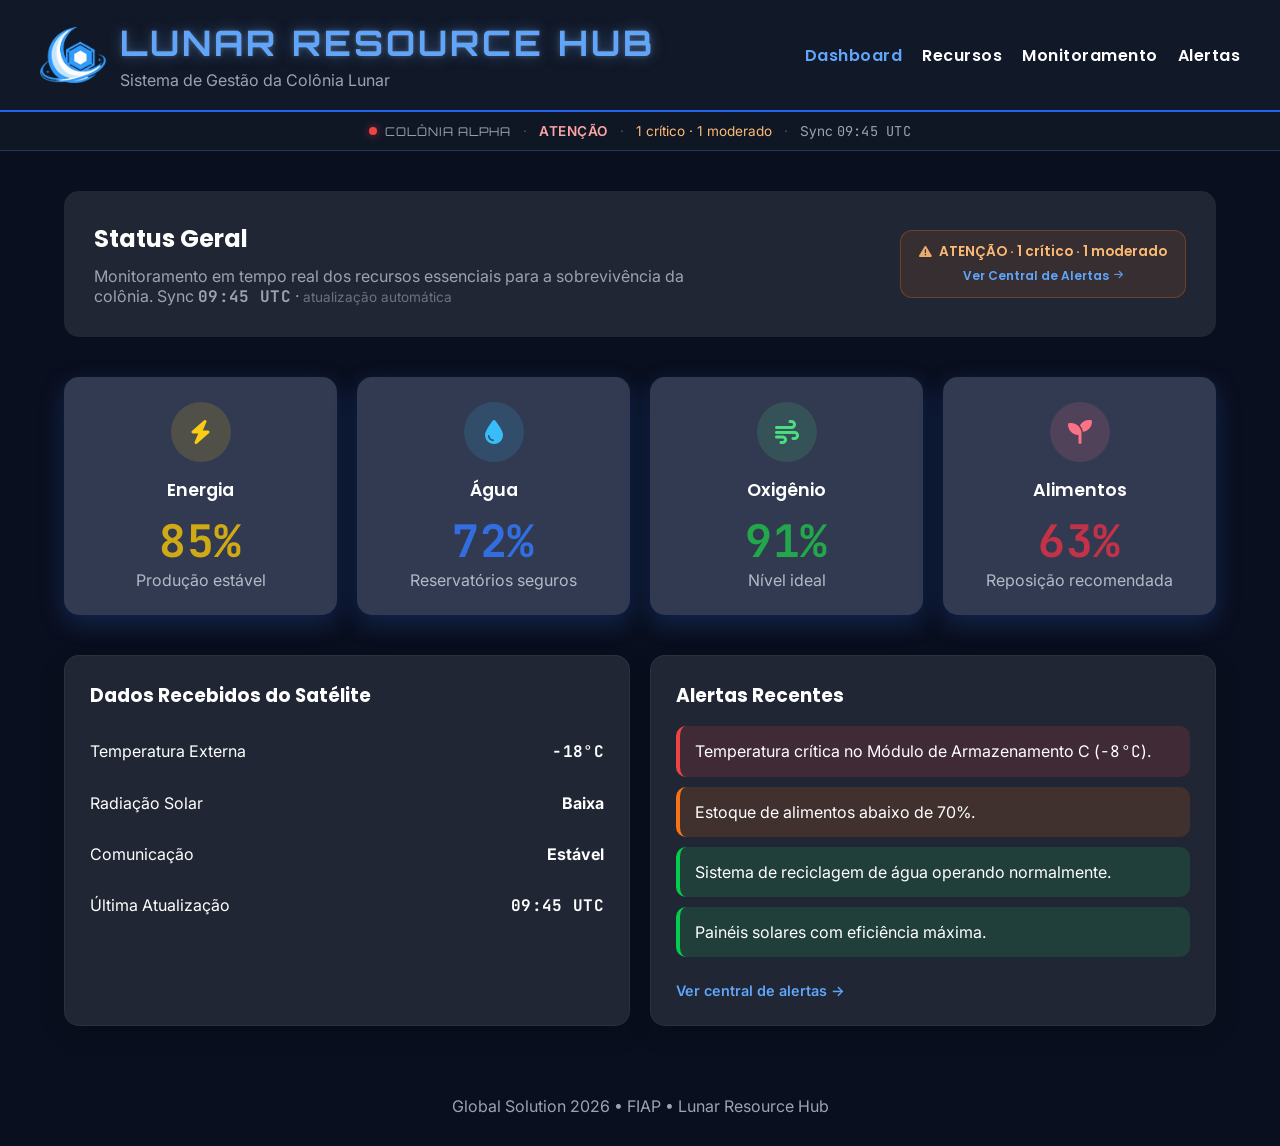
<file: index.html>
<!DOCTYPE html>
<html lang="pt-BR">
<head>
    <meta charset="UTF-8">
    <meta name="viewport" content="width=device-width, initial-scale=1.0">
    <title>Lunar Resource Hub</title>

    <link rel="stylesheet" href="style.css">

    <link rel="stylesheet" href="https://cdnjs.cloudflare.com/ajax/libs/font-awesome/6.7.2/css/all.min.css">

    <link rel="preconnect" href="https://fonts.googleapis.com">
    <link rel="preconnect" href="https://fonts.gstatic.com" crossorigin>

    <link rel="icon" href="images/logo-icon.png" type="image/png">

    <link href="https://fonts.googleapis.com/css2?family=Inter:wght@400;500;600&family=JetBrains+Mono:wght@400;500;600&family=Orbitron:wght@600;700&family=Poppins:wght@500;600;700&display=swap" rel="stylesheet">
</head>
<body>

    <header>
        <div class="logo">
            <a href="index.html" class="logo__link" aria-label="Lunar Resource Hub — ir para o Dashboard">
                <img src="images/logo-icon.png" alt="" class="logo__img" width="56" height="56" aria-hidden="true">
            </a>
            <div class="logo__text">
                <h1>Lunar Resource Hub</h1>
                <p>Sistema de Gestão da Colônia Lunar</p>
            </div>
        </div>

        <nav aria-label="Navegação principal">
            <ul>
                <li><a href="index.html" class="active" aria-current="page">Dashboard</a></li>
                <li><a href="recursos.html">Recursos</a></li>
                <li><a href="monitoramento.html">Monitoramento</a></li>
                <li><a href="alertas.html">Alertas</a></li>
            </ul>
        </nav>
    </header>

    <div class="status-bar" role="status" aria-live="polite">
        <div class="status-bar__cluster">
            <span class="status-bar__pulse status-bar__pulse--critical" aria-hidden="true"></span>
            <span class="status-bar__label">Colônia Alpha</span>
        </div>
        <span class="status-bar__divider" aria-hidden="true">·</span>
        <span class="status-bar__state status-bar__state--critical">ATENÇÃO</span>
        <span class="status-bar__divider" aria-hidden="true">·</span>
        <span class="status-bar__count">1 crítico · 1 moderado</span>
        <span class="status-bar__divider" aria-hidden="true">·</span>
        <span class="status-bar__sync">Sync <time class="telemetry" datetime="2026-06-04T09:45:00Z">09:45 UTC</time></span>
    </div>

    <main class="container">

        <section class="hero">
            <div>
                <h2>Status Geral</h2>
                <p>
                    Monitoramento em tempo real dos recursos essenciais para a sobrevivência da colônia. Sync <strong class="telemetry">09:45 UTC</strong> · <span class="sync-live">atualização automática</span>
                </p>
            </div>

            <a href="alertas.html#alertas-criticos" class="hero-alert-cta hero-alert-cta--warning" aria-label="Colônia em atenção — 1 alerta crítico e 1 moderado — ir para a Central de Alertas">
                <span class="hero-alert-cta__label"><i class="fa-solid fa-triangle-exclamation" aria-hidden="true"></i> ATENÇÃO · 1 crítico · 1 moderado</span>
                <span class="hero-alert-cta__hint">Ver Central de Alertas <i class="fa-solid fa-arrow-right" aria-hidden="true"></i></span>
            </a>
        </section>

        <section class="cards">

    <div class="card">
        <span class="icon energia-icon">
            <i class="fa-solid fa-bolt"></i>
        </span>
        <h3>Energia</h3>
        <div class="value energia telemetry">85%</div>
        <p>Produção estável</p>
    </div>

    <div class="card">
        <span class="icon agua-icon">
            <i class="fa-solid fa-droplet"></i>
        </span>
        <h3>Água</h3>
        <div class="value agua telemetry">72%</div>
        <p>Reservatórios seguros</p>
    </div>

    <div class="card">
        <span class="icon oxigenio-icon">
            <i class="fa-solid fa-wind"></i>
        </span>
        <h3>Oxigênio</h3>
        <div class="value oxigenio telemetry">91%</div>
        <p>Nível ideal</p>
    </div>

    <div class="card">
        <span class="icon alimento-icon">
            <i class="fa-solid fa-seedling"></i>
        </span>
        <h3>Alimentos</h3>
        <div class="value alimentos telemetry">63%</div>
        <p>Reposição recomendada</p>
    </div>

</section>

        <section class="overview">

            <div class="panel">
                <h3>Dados Recebidos do Satélite</h3>

                <div class="info-item">
                    <span>Temperatura Externa</span>
                    <strong class="telemetry">-18°C</strong>
                </div>

                <div class="info-item">
                    <span>Radiação Solar</span>
                    <strong>Baixa</strong>
                </div>

                <div class="info-item">
                    <span>Comunicação</span>
                    <strong>Estável</strong>
                </div>

                <div class="info-item">
                    <span>Última Atualização</span>
                    <strong class="telemetry">09:45 UTC</strong>
                </div>
            </div>

            <div class="panel">
                <h3>Alertas Recentes</h3>

                <a href="alertas.html#alertas-criticos" class="alert critical">
                    Temperatura crítica no Módulo de Armazenamento C (<span class="telemetry">-8°C</span>).
                </a>

                <a href="alertas.html#alertas-moderados" class="alert warning">
                    Estoque de alimentos abaixo de 70%.
                </a>

                <a href="alertas.html#alertas-informativos" class="alert normal">
                    Sistema de reciclagem de água operando normalmente.
                </a>

                <a href="alertas.html#alertas-informativos" class="alert normal">
                    Painéis solares com eficiência máxima.
                </a>

                <a href="alertas.html" class="panel-link">Ver central de alertas →</a>
            </div>

        </section>

    </main>

    <footer>
        <p>Global Solution 2026 • FIAP • Lunar Resource Hub</p>
    </footer>

</body>
</html>
</file>
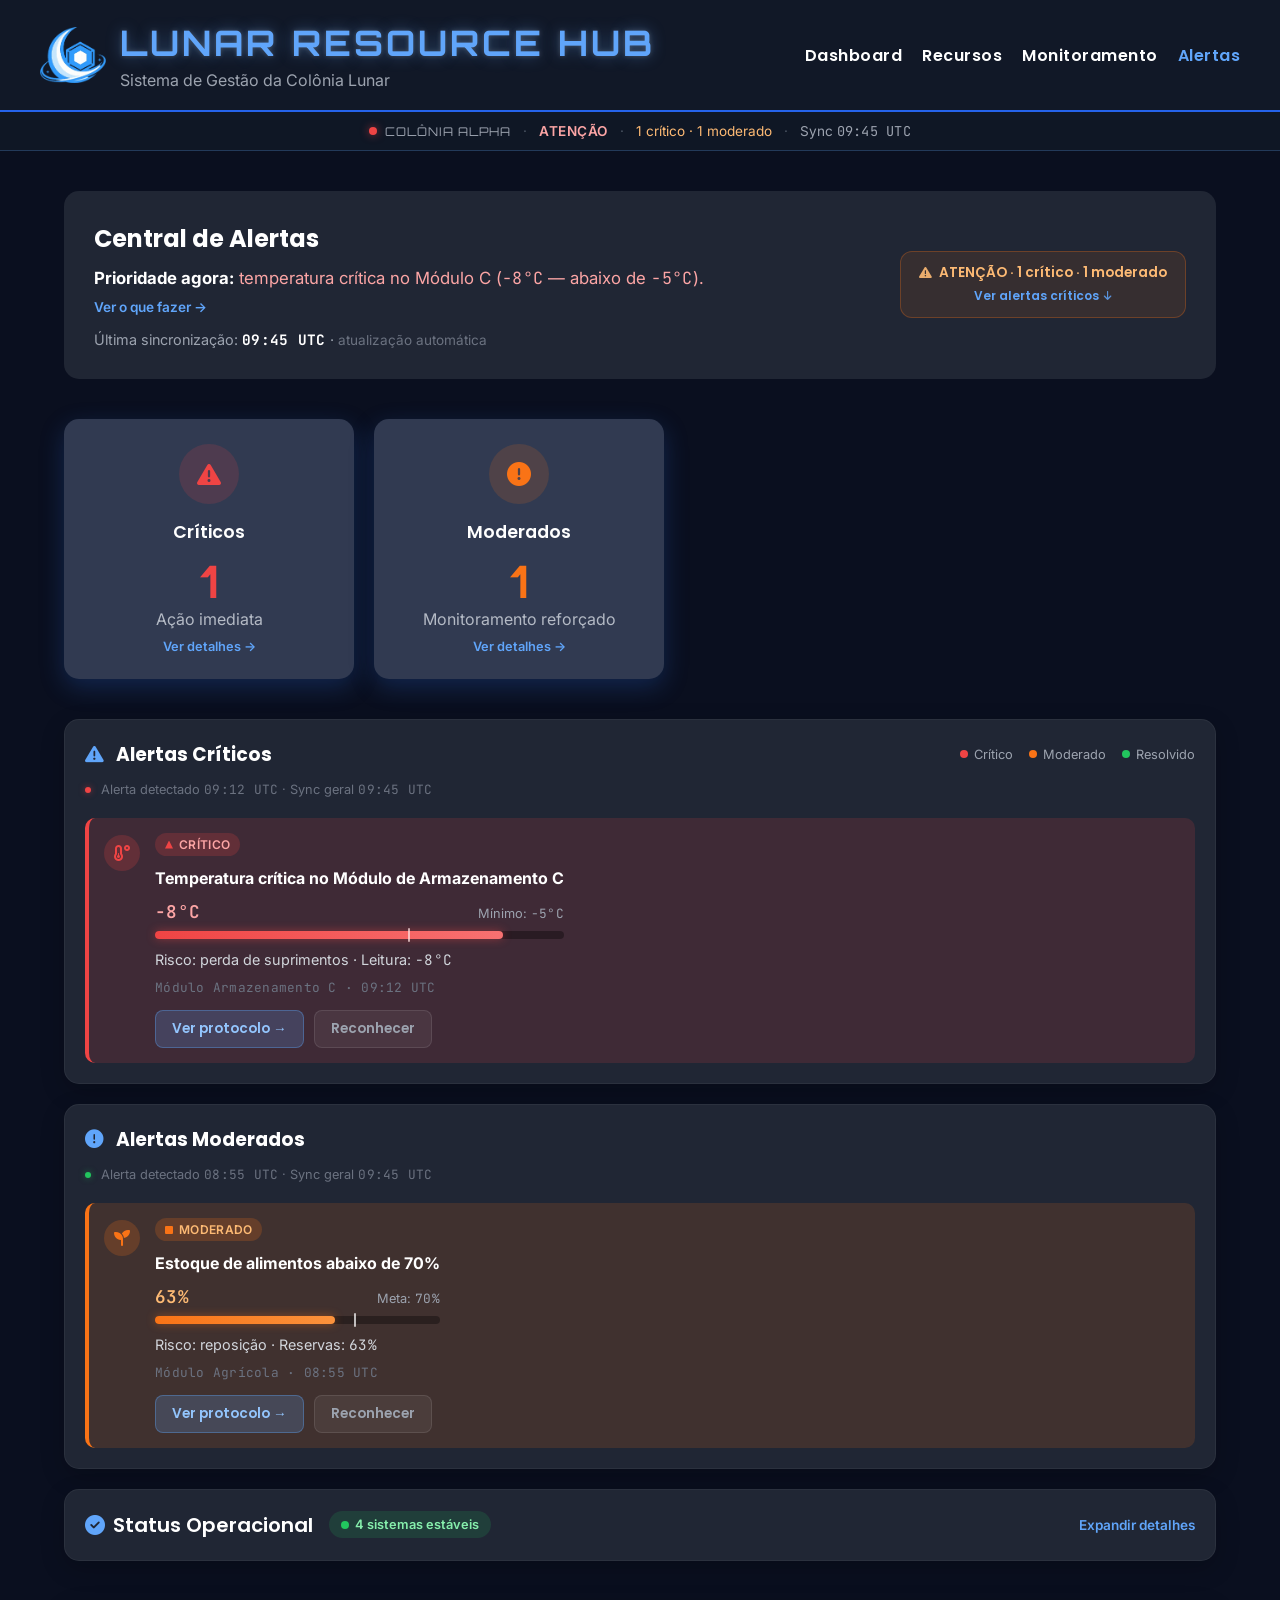
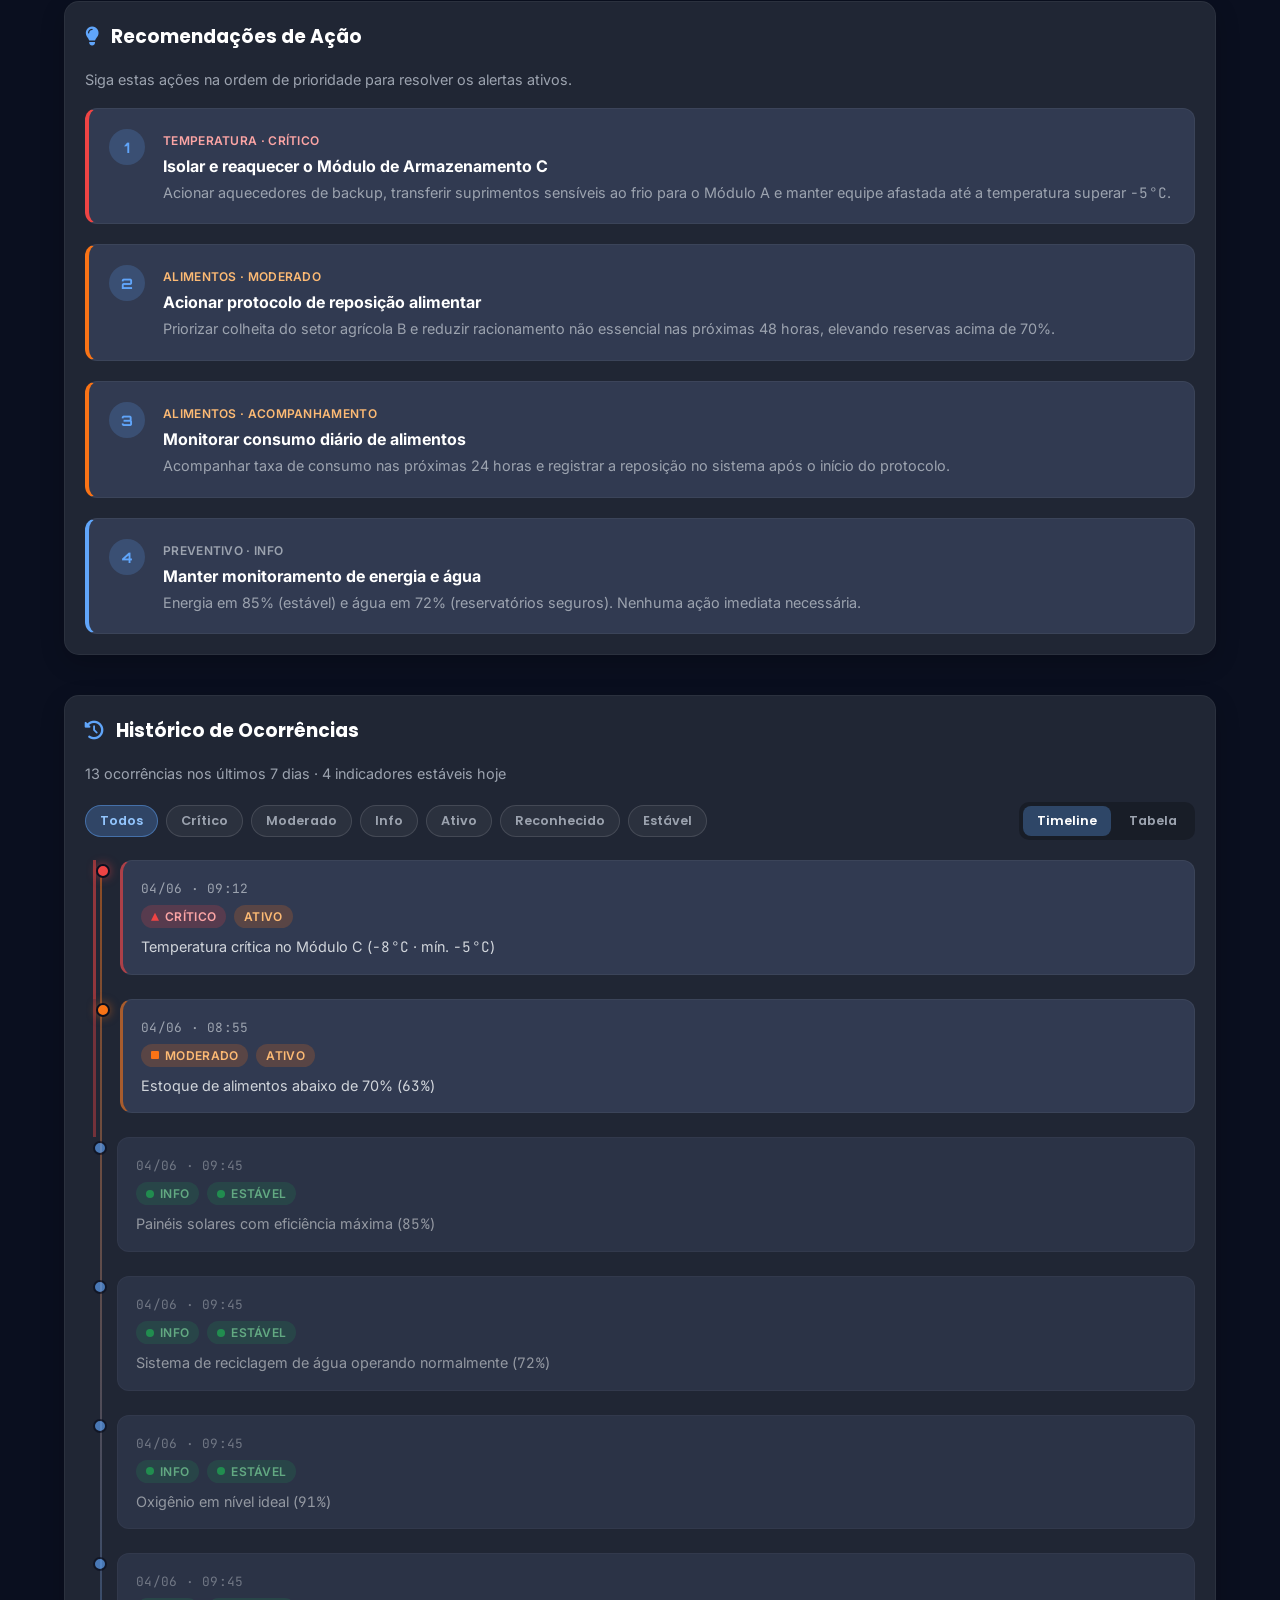
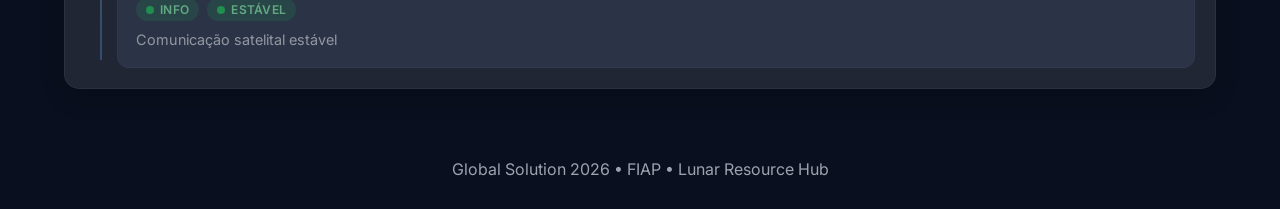
<file: alertas.html>
<!DOCTYPE html>
<html lang="pt-BR">
<head>
    <meta charset="UTF-8">
    <meta name="viewport" content="width=device-width, initial-scale=1.0">
    <title>Central de Alertas | Lunar Resource Hub</title>

    <link rel="stylesheet" href="style.css">

    <link rel="stylesheet" href="https://cdnjs.cloudflare.com/ajax/libs/font-awesome/6.7.2/css/all.min.css">

    <link rel="preconnect" href="https://fonts.googleapis.com">
    <link rel="preconnect" href="https://fonts.gstatic.com" crossorigin>

    <link rel="icon" href="images/logo-icon.png" type="image/png">

    <link href="https://fonts.googleapis.com/css2?family=Inter:wght@400;500;600&family=JetBrains+Mono:wght@400;500;600&family=Orbitron:wght@600;700&family=Poppins:wght@500;600;700&display=swap" rel="stylesheet">
</head>
<body>

    <header>
        <div class="logo">
            <a href="index.html" class="logo__link" aria-label="Lunar Resource Hub — ir para o Dashboard">
                <img src="images/logo-icon.png" alt="" class="logo__img" width="56" height="56" aria-hidden="true">
            </a>
            <div class="logo__text">
                <h1>Lunar Resource Hub</h1>
                <p>Sistema de Gestão da Colônia Lunar</p>
            </div>
        </div>

        <nav aria-label="Navegação principal">
            <ul>
                <li><a href="index.html">Dashboard</a></li>
                <li><a href="recursos.html">Recursos</a></li>
                <li><a href="monitoramento.html">Monitoramento</a></li>
                <li><a href="alertas.html" class="active" aria-current="page">Alertas</a></li>
            </ul>
        </nav>
    </header>

    <div class="status-bar" role="status" aria-live="polite">
        <div class="status-bar__cluster">
            <span class="status-bar__pulse status-bar__pulse--critical" aria-hidden="true"></span>
            <span class="status-bar__label">Colônia Alpha</span>
        </div>
        <span class="status-bar__divider" aria-hidden="true">·</span>
        <span class="status-bar__state status-bar__state--critical">ATENÇÃO</span>
        <span class="status-bar__divider" aria-hidden="true">·</span>
        <span class="status-bar__count">1 crítico · 1 moderado</span>
        <span class="status-bar__divider" aria-hidden="true">·</span>
        <span class="status-bar__sync">Sync <time class="telemetry" datetime="2026-06-04T09:45:00Z">09:45 UTC</time></span>
    </div>

    <main class="container">

        <section class="hero">
            <div>
                <h2>Central de Alertas</h2>
                <a href="#recomendacoes-criticas" class="hero-priority hero-priority--critical">
                    <strong>Prioridade agora:</strong> temperatura crítica no Módulo C (<span class="telemetry">-8°C</span> — abaixo de <span class="telemetry">-5°C</span>).
                    <span class="hero-priority__hint">Ver o que fazer →</span>
                </a>
                <p class="hero-meta">Última sincronização: <strong class="telemetry">09:45 UTC</strong> · <span class="sync-live">atualização automática</span></p>
            </div>

            <a href="#alertas-criticos" class="hero-alert-cta hero-alert-cta--warning" aria-label="Colônia em atenção — 1 alerta crítico e 1 moderado — ir para alertas críticos">
                <span class="hero-alert-cta__label"><i class="fa-solid fa-triangle-exclamation" aria-hidden="true"></i> ATENÇÃO · 1 crítico · 1 moderado</span>
                <span class="hero-alert-cta__hint">Ver alertas críticos <i class="fa-solid fa-arrow-down" aria-hidden="true"></i></span>
            </a>
        </section>

        <section class="cards cards--summary" aria-label="Resumo de alertas ativos">
            <a href="#alertas-criticos" class="card card--link" aria-label="Ver alertas críticos">
                <span class="icon critico-icon">
                    <i class="fa-solid fa-triangle-exclamation" aria-hidden="true"></i>
                </span>
                <h3>Críticos</h3>
                <div class="value critico">1</div>
                <p>Ação imediata</p>
                <span class="card__hint">Ver detalhes →</span>
            </a>

            <a href="#alertas-moderados" class="card card--link" aria-label="Ver alertas moderados">
                <span class="icon moderado-icon">
                    <i class="fa-solid fa-exclamation-circle" aria-hidden="true"></i>
                </span>
                <h3>Moderados</h3>
                <div class="value moderado">1</div>
                <p>Monitoramento reforçado</p>
                <span class="card__hint">Ver detalhes →</span>
            </a>
        </section>

        <div class="alertas-stack">

            <section class="panel panel--full" id="alertas-criticos" role="region" aria-labelledby="alertas-criticos-titulo">
                <div class="panel-header">
                    <h3 id="alertas-criticos-titulo"><i class="fa-solid fa-triangle-exclamation" aria-hidden="true"></i> Alertas Críticos</h3>
                    <ul class="alertas-legend" aria-label="Legenda de severidade">
                        <li><span class="legend-dot legend-dot--critical"></span> Crítico</li>
                        <li><span class="legend-dot legend-dot--moderate"></span> Moderado</li>
                        <li><span class="legend-dot legend-dot--resolved"></span> Resolvido</li>
                    </ul>
                </div>

                <p class="panel-sync"><span class="sync-dot sync-dot--critical" aria-hidden="true"></span> Alerta detectado <time class="telemetry" datetime="2026-06-04T09:12:00Z">09:12 UTC</time> · Sync geral <time class="telemetry" datetime="2026-06-04T09:45:00Z">09:45 UTC</time></p>

                <div class="alert critical alert-item">
                    <span class="alert-item__icon" aria-hidden="true">
                        <i class="fa-solid fa-temperature-low"></i>
                    </span>
                    <div class="alert-item__content">
                        <span class="badge badge-critical">
                            <span class="severity-shape severity-shape--critical" aria-hidden="true"></span>
                            Crítico
                        </span>
                        <strong>Temperatura crítica no Módulo de Armazenamento C</strong>

                        <div class="alert-level-meter alert-level-meter--critical" role="meter" aria-valuenow="8" aria-valuemin="0" aria-valuemax="10" aria-label="Temperatura -8 graus C, abaixo do mínimo seguro de -5 graus C">
                            <div class="alert-level-meter__header">
                                <span class="alert-level-meter__value telemetry alert-level-meter__value--critical">-8°C</span>
                                <span class="alert-level-meter__target">Mínimo: <span class="telemetry">-5°C</span></span>
                            </div>
                            <div class="alert-level-meter__track">
                                <div class="alert-level-meter__fill alert-level-meter__fill--critical" style="width:85%"></div>
                                <div class="alert-level-meter__marker alert-level-meter__marker--critical" style="left:62%" aria-hidden="true" title="Limite -5°C"></div>
                            </div>
                        </div>

                        <p class="alert-item__impact">Risco: perda de suprimentos · Leitura: <span class="telemetry">-8°C</span></p>
                        <span class="alert-item__meta telemetry">Módulo Armazenamento C · 09:12 UTC</span>

                        <div class="alert-item__actions">
                            <a href="#recomendacoes-criticas" class="alert-action alert-action--primary">Ver protocolo →</a>
                            <button type="button" class="alert-action alert-action--secondary" id="btn-reconhecer-temperatura" aria-label="Marcar alerta de temperatura como reconhecido" aria-pressed="false">Reconhecer</button>
                        </div>
                    </div>
                </div>
            </section>

            <section class="panel panel--full" id="alertas-moderados">
                <h3><i class="fa-solid fa-exclamation-circle" aria-hidden="true"></i> Alertas Moderados</h3>
                <p class="panel-sync"><span class="sync-dot" aria-hidden="true"></span> Alerta detectado <time class="telemetry" datetime="2026-06-04T08:55:00Z">08:55 UTC</time> · Sync geral <time class="telemetry" datetime="2026-06-04T09:45:00Z">09:45 UTC</time></p>

                <div class="alert warning alert-item">
                    <span class="alert-item__icon" aria-hidden="true">
                        <i class="fa-solid fa-seedling"></i>
                    </span>
                    <div class="alert-item__content">
                        <span class="badge badge-moderate">
                            <span class="severity-shape severity-shape--moderate" aria-hidden="true"></span>
                            Moderado
                        </span>
                        <strong>Estoque de alimentos abaixo de 70%</strong>

                        <div class="alert-level-meter" role="meter" aria-valuenow="63" aria-valuemin="0" aria-valuemax="100" aria-label="Reservas de alimentos em 63%, meta operacional 70%">
                            <div class="alert-level-meter__header">
                                <span class="alert-level-meter__value telemetry">63%</span>
                                <span class="alert-level-meter__target">Meta: <span class="telemetry">70%</span></span>
                            </div>
                            <div class="alert-level-meter__track">
                                <div class="alert-level-meter__fill" style="width:63%"></div>
                                <div class="alert-level-meter__marker" style="left:70%" aria-hidden="true" title="Meta 70%"></div>
                            </div>
                        </div>

                        <p class="alert-item__impact">Risco: reposição · Reservas: <span class="telemetry">63%</span></p>
                        <span class="alert-item__meta telemetry">Módulo Agrícola · 08:55 UTC</span>

                        <div class="alert-item__actions">
                            <a href="#recomendacoes-moderadas" class="alert-action alert-action--primary">Ver protocolo →</a>
                            <button type="button" class="alert-action alert-action--secondary" id="btn-reconhecer" aria-label="Marcar alerta de alimentos como reconhecido" aria-pressed="false">Reconhecer</button>
                        </div>
                    </div>
                </div>
            </section>

            <section class="panel panel--full" id="alertas-informativos">
                <details class="operacional-details">
                    <summary class="operacional-summary">
                        <span class="operacional-summary__title">
                            <i class="fa-solid fa-circle-check" aria-hidden="true"></i>
                            Status Operacional
                        </span>
                        <span class="operacional-summary__badge">
                            <span class="severity-shape severity-shape--normal" aria-hidden="true"></span>
                            4 sistemas estáveis
                        </span>
                        <span class="operacional-summary__hint operacional-summary__hint--closed">Expandir detalhes</span>
                        <span class="operacional-summary__hint operacional-summary__hint--open">Recolher detalhes</span>
                    </summary>

                    <p class="panel-subtitle">Componentes da colônia — mesmos indicadores da visão geral.</p>

                    <table class="components-table">
                        <caption class="sr-only">Status operacional dos componentes da colônia lunar</caption>
                        <thead>
                            <tr>
                                <th scope="col">Componente</th>
                                <th scope="col">Status</th>
                                <th scope="col">Valor</th>
                                <th scope="col">Leitura</th>
                            </tr>
                        </thead>
                        <tbody>
                            <tr>
                                <td data-label="Componente"><i class="fa-solid fa-droplet components-table__icon" aria-hidden="true"></i> Água (H₂O)</td>
                                <td data-label="Status">
                                    <span class="badge badge-resolved">
                                        <span class="severity-shape severity-shape--normal" aria-hidden="true"></span>
                                        Estável
                                    </span>
                                </td>
                                <td data-label="Valor" class="telemetry">72%</td>
                                <td data-label="Leitura" class="telemetry">09:45 UTC</td>
                            </tr>
                            <tr>
                                <td data-label="Componente"><i class="fa-solid fa-bolt components-table__icon" aria-hidden="true"></i> Energia</td>
                                <td data-label="Status">
                                    <span class="badge badge-resolved">
                                        <span class="severity-shape severity-shape--normal" aria-hidden="true"></span>
                                        Estável
                                    </span>
                                </td>
                                <td data-label="Valor" class="telemetry">85%</td>
                                <td data-label="Leitura" class="telemetry">09:45 UTC</td>
                            </tr>
                            <tr>
                                <td data-label="Componente"><i class="fa-solid fa-wind components-table__icon" aria-hidden="true"></i> Oxigênio (O₂)</td>
                                <td data-label="Status">
                                    <span class="badge badge-resolved">
                                        <span class="severity-shape severity-shape--normal" aria-hidden="true"></span>
                                        Estável
                                    </span>
                                </td>
                                <td data-label="Valor" class="telemetry">91%</td>
                                <td data-label="Leitura" class="telemetry">09:45 UTC</td>
                            </tr>
                            <tr>
                                <td data-label="Componente"><i class="fa-solid fa-satellite-dish components-table__icon" aria-hidden="true"></i> Comunicação</td>
                                <td data-label="Status">
                                    <span class="badge badge-resolved">
                                        <span class="severity-shape severity-shape--normal" aria-hidden="true"></span>
                                        Estável
                                    </span>
                                </td>
                                <td data-label="Valor">Nominal</td>
                                <td data-label="Leitura" class="telemetry">09:45 UTC</td>
                            </tr>
                        </tbody>
                    </table>
                </details>
            </section>

        </div>

        <section class="panel panel--full" id="recomendacoes" aria-label="Recomendações de ação">
            <h3><i class="fa-solid fa-lightbulb" aria-hidden="true"></i> Recomendações de Ação</h3>
            <p class="panel-subtitle">Siga estas ações na ordem de prioridade para resolver os alertas ativos.</p>

            <ol class="recommendations">
                <li id="recomendacoes-criticas" class="recommendation recommendation--critical">
                    <span class="recommendation__number" aria-hidden="true">1</span>
                    <div>
                        <span class="recommendation__tag">Temperatura · Crítico</span>
                        <strong>Isolar e reaquecer o Módulo de Armazenamento C</strong>
                        <p>Acionar aquecedores de backup, transferir suprimentos sensíveis ao frio para o Módulo A e manter equipe afastada até a temperatura superar <span class="telemetry">-5°C</span>.</p>
                    </div>
                </li>

                <li id="recomendacoes-moderadas" class="recommendation recommendation--moderate">
                    <span class="recommendation__number" aria-hidden="true">2</span>
                    <div>
                        <span class="recommendation__tag">Alimentos · Moderado</span>
                        <strong>Acionar protocolo de reposição alimentar</strong>
                        <p>Priorizar colheita do setor agrícola B e reduzir racionamento não essencial nas próximas 48 horas, elevando reservas acima de 70%.</p>
                    </div>
                </li>

                <li class="recommendation recommendation--moderate">
                    <span class="recommendation__number" aria-hidden="true">3</span>
                    <div>
                        <span class="recommendation__tag">Alimentos · Acompanhamento</span>
                        <strong>Monitorar consumo diário de alimentos</strong>
                        <p>Acompanhar taxa de consumo nas próximas 24 horas e registrar a reposição no sistema após o início do protocolo.</p>
                    </div>
                </li>

                <li class="recommendation">
                    <span class="recommendation__number" aria-hidden="true">4</span>
                    <div>
                        <span class="recommendation__tag">Preventivo · Info</span>
                        <strong>Manter monitoramento de energia e água</strong>
                        <p>Energia em 85% (estável) e água em 72% (reservatórios seguros). Nenhuma ação imediata necessária.</p>
                    </div>
                </li>
            </ol>
        </section>

        <section class="panel panel--full" id="historico" aria-label="Histórico de ocorrências">
            <h3><i class="fa-solid fa-clock-rotate-left" aria-hidden="true"></i> Histórico de Ocorrências</h3>
            <p class="panel-subtitle">13 ocorrências nos últimos 7 dias · 4 indicadores estáveis hoje</p>

            <div class="history-toolbar">
                <div class="history-filters" role="group" aria-label="Filtrar histórico por severidade ou status">
                    <button type="button" class="history-filter history-filter--active" data-filter="all">Todos</button>
                    <button type="button" class="history-filter" data-filter="critico">Crítico</button>
                    <button type="button" class="history-filter" data-filter="moderado">Moderado</button>
                    <button type="button" class="history-filter" data-filter="info">Info</button>
                    <button type="button" class="history-filter" data-filter="ativo">Ativo</button>
                    <button type="button" class="history-filter" data-filter="reconhecido">Reconhecido</button>
                    <button type="button" class="history-filter" data-filter="estavel">Estável</button>
                </div>
                <div class="history-view-toggle" role="group" aria-label="Modo de visualização">
                    <button type="button" class="history-view-btn history-view-btn--active" data-view="timeline" aria-pressed="true">Timeline</button>
                    <button type="button" class="history-view-btn" data-view="table" aria-pressed="false">Tabela</button>
                </div>
            </div>

            <p class="history-empty sr-only" id="history-empty" role="status">Nenhuma ocorrência corresponde ao filtro selecionado.</p>

            <ol class="history-timeline history-view-panel history-view-panel--active" id="history-timeline" aria-label="Linha do tempo de ocorrências">
                <li class="history-timeline__item history-timeline__item--critical history-row--critical"
                    id="history-row-temperatura"
                    data-severity="critico"
                    data-status="ativo">
                    <span class="history-timeline__dot" aria-hidden="true"></span>
                    <div class="history-timeline__body">
                        <time class="history-time telemetry" datetime="2026-06-04T09:12:00">04/06 · 09:12</time>
                        <div class="history-timeline__badges">
                            <span class="badge badge-critical">
                                <span class="severity-shape severity-shape--critical" aria-hidden="true"></span>
                                Crítico
                            </span>
                            <span class="badge badge-active badge-active--critical" id="history-status-temperatura">Ativo</span>
                        </div>
                        <p class="history-timeline__desc">Temperatura crítica no Módulo C (<span class="telemetry">-8°C</span> · mín. <span class="telemetry">-5°C</span>)</p>
                    </div>
                </li>
                <li class="history-timeline__item history-timeline__item--active history-row--active"
                    id="history-row-alimentos"
                    data-severity="moderado"
                    data-status="ativo">
                    <span class="history-timeline__dot" aria-hidden="true"></span>
                    <div class="history-timeline__body">
                        <time class="history-time telemetry" datetime="2026-06-04T08:55:00">04/06 · 08:55</time>
                        <div class="history-timeline__badges">
                            <span class="badge badge-moderate">
                                <span class="severity-shape severity-shape--moderate" aria-hidden="true"></span>
                                Moderado
                            </span>
                            <span class="badge badge-active" id="history-status-alimentos">Ativo</span>
                        </div>
                        <p class="history-timeline__desc">Estoque de alimentos abaixo de 70% (<span class="telemetry">63%</span>)</p>
                    </div>
                </li>
                <li class="history-timeline__item history-timeline__item--resolved history-row--resolved"
                    data-severity="info"
                    data-status="estavel">
                    <span class="history-timeline__dot" aria-hidden="true"></span>
                    <div class="history-timeline__body">
                        <time class="history-time telemetry" datetime="2026-06-04T09:45:00">04/06 · 09:45</time>
                        <div class="history-timeline__badges">
                            <span class="badge badge-resolved">
                                <span class="severity-shape severity-shape--normal" aria-hidden="true"></span>
                                Info
                            </span>
                            <span class="badge badge-resolved">
                                <span class="severity-shape severity-shape--normal" aria-hidden="true"></span>
                                Estável
                            </span>
                        </div>
                        <p class="history-timeline__desc">Painéis solares com eficiência máxima (<span class="telemetry">85%</span>)</p>
                    </div>
                </li>
                <li class="history-timeline__item history-timeline__item--resolved history-row--resolved"
                    data-severity="info"
                    data-status="estavel">
                    <span class="history-timeline__dot" aria-hidden="true"></span>
                    <div class="history-timeline__body">
                        <time class="history-time telemetry" datetime="2026-06-04T09:45:00">04/06 · 09:45</time>
                        <div class="history-timeline__badges">
                            <span class="badge badge-resolved">
                                <span class="severity-shape severity-shape--normal" aria-hidden="true"></span>
                                Info
                            </span>
                            <span class="badge badge-resolved">
                                <span class="severity-shape severity-shape--normal" aria-hidden="true"></span>
                                Estável
                            </span>
                        </div>
                        <p class="history-timeline__desc">Sistema de reciclagem de água operando normalmente (<span class="telemetry">72%</span>)</p>
                    </div>
                </li>
                <li class="history-timeline__item history-timeline__item--resolved history-row--resolved"
                    data-severity="info"
                    data-status="estavel">
                    <span class="history-timeline__dot" aria-hidden="true"></span>
                    <div class="history-timeline__body">
                        <time class="history-time telemetry" datetime="2026-06-04T09:45:00">04/06 · 09:45</time>
                        <div class="history-timeline__badges">
                            <span class="badge badge-resolved">
                                <span class="severity-shape severity-shape--normal" aria-hidden="true"></span>
                                Info
                            </span>
                            <span class="badge badge-resolved">
                                <span class="severity-shape severity-shape--normal" aria-hidden="true"></span>
                                Estável
                            </span>
                        </div>
                        <p class="history-timeline__desc">Oxigênio em nível ideal (<span class="telemetry">91%</span>)</p>
                    </div>
                </li>
                <li class="history-timeline__item history-timeline__item--resolved history-row--resolved"
                    data-severity="info"
                    data-status="estavel">
                    <span class="history-timeline__dot" aria-hidden="true"></span>
                    <div class="history-timeline__body">
                        <time class="history-time telemetry" datetime="2026-06-04T09:45:00">04/06 · 09:45</time>
                        <div class="history-timeline__badges">
                            <span class="badge badge-resolved">
                                <span class="severity-shape severity-shape--normal" aria-hidden="true"></span>
                                Info
                            </span>
                            <span class="badge badge-resolved">
                                <span class="severity-shape severity-shape--normal" aria-hidden="true"></span>
                                Estável
                            </span>
                        </div>
                        <p class="history-timeline__desc">Comunicação satelital estável</p>
                    </div>
                </li>
            </ol>

            <div class="history-table-wrap history-view-panel" id="history-table-wrap" hidden>
                <h4 class="history-section-title">Em andamento</h4>
                <table class="history-table">
                    <caption class="sr-only">Alertas ativos da colônia lunar</caption>
                    <thead>
                        <tr>
                            <th scope="col">Data / Hora</th>
                            <th scope="col">Severidade</th>
                            <th scope="col">Descrição</th>
                            <th scope="col">Status</th>
                        </tr>
                    </thead>
                    <tbody id="history-table-active">
                        <tr class="history-row--critical" data-severity="critico" data-status="ativo" data-timeline-id="history-row-temperatura">
                            <td class="history-time telemetry">04/06 · 09:12</td>
                            <td>
                                <span class="badge badge-critical">
                                    <span class="severity-shape severity-shape--critical" aria-hidden="true"></span>
                                    Crítico
                                </span>
                            </td>
                            <td>Temperatura crítica no Módulo C (-8°C · mín. -5°C)</td>
                            <td><span class="badge badge-active badge-active--critical" id="history-table-status-temperatura">Ativo</span></td>
                        </tr>
                        <tr class="history-row--active" data-severity="moderado" data-status="ativo" data-timeline-id="history-row-alimentos">
                            <td class="history-time telemetry">04/06 · 08:55</td>
                            <td>
                                <span class="badge badge-moderate">
                                    <span class="severity-shape severity-shape--moderate" aria-hidden="true"></span>
                                    Moderado
                                </span>
                            </td>
                            <td>Estoque de alimentos abaixo de 70% (63%)</td>
                            <td><span class="badge badge-active" id="history-table-status-alimentos">Ativo</span></td>
                        </tr>
                    </tbody>
                </table>

                <h4 class="history-section-title history-section-title--resolved">Encerradas e informativos</h4>
                <table class="history-table history-table--resolved">
                    <caption class="sr-only">Ocorrências encerradas da colônia lunar</caption>
                    <thead class="sr-only">
                        <tr>
                            <th scope="col">Data / Hora</th>
                            <th scope="col">Severidade</th>
                            <th scope="col">Descrição</th>
                            <th scope="col">Status</th>
                        </tr>
                    </thead>
                    <tbody id="history-table-resolved">
                        <tr class="history-row--resolved" data-severity="info" data-status="estavel">
                            <td class="history-time telemetry">04/06 · 09:45</td>
                            <td>
                                <span class="badge badge-resolved">
                                    <span class="severity-shape severity-shape--normal" aria-hidden="true"></span>
                                    Info
                                </span>
                            </td>
                            <td>Painéis solares com eficiência máxima (85%)</td>
                            <td>
                                <span class="badge badge-resolved">
                                    <span class="severity-shape severity-shape--normal" aria-hidden="true"></span>
                                    Estável
                                </span>
                            </td>
                        </tr>
                        <tr class="history-row--resolved" data-severity="info" data-status="estavel">
                            <td class="history-time telemetry">04/06 · 09:45</td>
                            <td>
                                <span class="badge badge-resolved">
                                    <span class="severity-shape severity-shape--normal" aria-hidden="true"></span>
                                    Info
                                </span>
                            </td>
                            <td>Sistema de reciclagem de água operando normalmente (72%)</td>
                            <td>
                                <span class="badge badge-resolved">
                                    <span class="severity-shape severity-shape--normal" aria-hidden="true"></span>
                                    Estável
                                </span>
                            </td>
                        </tr>
                        <tr class="history-row--resolved" data-severity="info" data-status="estavel">
                            <td class="history-time telemetry">04/06 · 09:45</td>
                            <td>
                                <span class="badge badge-resolved">
                                    <span class="severity-shape severity-shape--normal" aria-hidden="true"></span>
                                    Info
                                </span>
                            </td>
                            <td>Oxigênio em nível ideal (91%)</td>
                            <td>
                                <span class="badge badge-resolved">
                                    <span class="severity-shape severity-shape--normal" aria-hidden="true"></span>
                                    Estável
                                </span>
                            </td>
                        </tr>
                        <tr class="history-row--resolved" data-severity="info" data-status="estavel">
                            <td class="history-time telemetry">04/06 · 09:45</td>
                            <td>
                                <span class="badge badge-resolved">
                                    <span class="severity-shape severity-shape--normal" aria-hidden="true"></span>
                                    Info
                                </span>
                            </td>
                            <td>Comunicação satelital estável</td>
                            <td>
                                <span class="badge badge-resolved">
                                    <span class="severity-shape severity-shape--normal" aria-hidden="true"></span>
                                    Estável
                                </span>
                            </td>
                        </tr>
                    </tbody>
                </table>
            </div>
        </section>

    </main>

    <footer>
        <p>Global Solution 2026 • FIAP • Lunar Resource Hub</p>
    </footer>

    <script>
        (function () {
            var currentFilter = 'all';
            var acknowledgedHtml = '<span class="severity-shape severity-shape--normal" aria-hidden="true"></span> Reconhecido';

            function getHistoryItems() {
                return document.querySelectorAll('.history-timeline__item[data-severity], .history-table tbody tr[data-severity]');
            }

            function applyHistoryFilter(filter) {
                currentFilter = filter;
                var visible = 0;

                getHistoryItems().forEach(function (el) {
                    var severity = el.getAttribute('data-severity');
                    var status = el.getAttribute('data-status');
                    var show = filter === 'all' || filter === severity || filter === status;
                    el.classList.toggle('history-item--hidden', !show);
                    if (show) visible++;
                });

                var emptyMsg = document.getElementById('history-empty');
                if (emptyMsg) {
                    emptyMsg.classList.toggle('sr-only', visible > 0);
                }

                document.querySelectorAll('.history-filter').forEach(function (btn) {
                    btn.classList.toggle('history-filter--active', btn.getAttribute('data-filter') === filter);
                });
            }

            document.querySelectorAll('.history-filter').forEach(function (btn) {
                btn.addEventListener('click', function () {
                    applyHistoryFilter(this.getAttribute('data-filter'));
                });
            });

            document.querySelectorAll('.history-view-btn').forEach(function (btn) {
                btn.addEventListener('click', function () {
                    var view = this.getAttribute('data-view');
                    document.querySelectorAll('.history-view-btn').forEach(function (b) {
                        var active = b === btn;
                        b.classList.toggle('history-view-btn--active', active);
                        b.setAttribute('aria-pressed', active ? 'true' : 'false');
                    });
                    document.getElementById('history-timeline').hidden = view !== 'timeline';
                    document.getElementById('history-table-wrap').hidden = view !== 'table';
                });
            });

            function setupReconhecer(config) {
                var btn = document.getElementById(config.btnId);
                if (!btn) return;

                btn.addEventListener('click', function () {
                    var reconhecido = this.classList.toggle('alert-action--done');
                    var timelineRow = document.getElementById(config.rowId);
                    var timelineStatus = document.getElementById(config.timelineStatusId);
                    var tableStatus = document.getElementById(config.tableStatusId);
                    var tableRow = document.querySelector('[data-timeline-id="' + config.rowId + '"]');
                    var activeTimelineClass = config.activeTimelineClass || 'history-timeline__item--active';
                    var activeRowClass = config.activeRowClass || 'history-row--active';

                    if (reconhecido) {
                        this.textContent = 'Reconhecido ✓';
                        this.setAttribute('aria-label', config.undoLabel);
                        this.setAttribute('aria-pressed', 'true');

                        timelineRow?.setAttribute('data-status', 'reconhecido');
                        timelineRow?.classList.remove(activeRowClass, activeTimelineClass);
                        timelineRow?.classList.add('history-row--acknowledged', 'history-timeline__item--acknowledged');
                        if (timelineStatus) {
                            timelineStatus.className = 'badge badge-acknowledged';
                            timelineStatus.innerHTML = acknowledgedHtml;
                        }

                        tableRow?.setAttribute('data-status', 'reconhecido');
                        tableRow?.classList.remove(activeRowClass);
                        tableRow?.classList.add('history-row--acknowledged');
                        if (tableStatus) {
                            tableStatus.className = 'badge badge-acknowledged';
                            tableStatus.innerHTML = acknowledgedHtml;
                        }
                    } else {
                        this.textContent = 'Reconhecer';
                        this.setAttribute('aria-label', config.doLabel);
                        this.setAttribute('aria-pressed', 'false');

                        timelineRow?.setAttribute('data-status', 'ativo');
                        timelineRow?.classList.remove('history-row--acknowledged', 'history-timeline__item--acknowledged');
                        timelineRow?.classList.add(activeRowClass, activeTimelineClass);
                        if (timelineStatus) {
                            timelineStatus.className = config.activeBadgeClass;
                            timelineStatus.textContent = 'Ativo';
                        }

                        tableRow?.setAttribute('data-status', 'ativo');
                        tableRow?.classList.remove('history-row--acknowledged');
                        tableRow?.classList.add(activeRowClass);
                        if (tableStatus) {
                            tableStatus.className = config.activeBadgeClass;
                            tableStatus.textContent = 'Ativo';
                        }
                    }

                    applyHistoryFilter(currentFilter);
                });
            }

            setupReconhecer({
                btnId: 'btn-reconhecer-temperatura',
                rowId: 'history-row-temperatura',
                timelineStatusId: 'history-status-temperatura',
                tableStatusId: 'history-table-status-temperatura',
                activeTimelineClass: 'history-timeline__item--critical',
                activeRowClass: 'history-row--critical',
                activeBadgeClass: 'badge badge-active badge-active--critical',
                doLabel: 'Marcar alerta de temperatura como reconhecido',
                undoLabel: 'Desfazer reconhecimento do alerta de temperatura'
            });

            setupReconhecer({
                btnId: 'btn-reconhecer',
                rowId: 'history-row-alimentos',
                timelineStatusId: 'history-status-alimentos',
                tableStatusId: 'history-table-status-alimentos',
                activeBadgeClass: 'badge badge-active',
                doLabel: 'Marcar alerta de alimentos como reconhecido',
                undoLabel: 'Desfazer reconhecimento do alerta de alimentos'
            });
        })();
    </script>

</body>
</html>
</file>
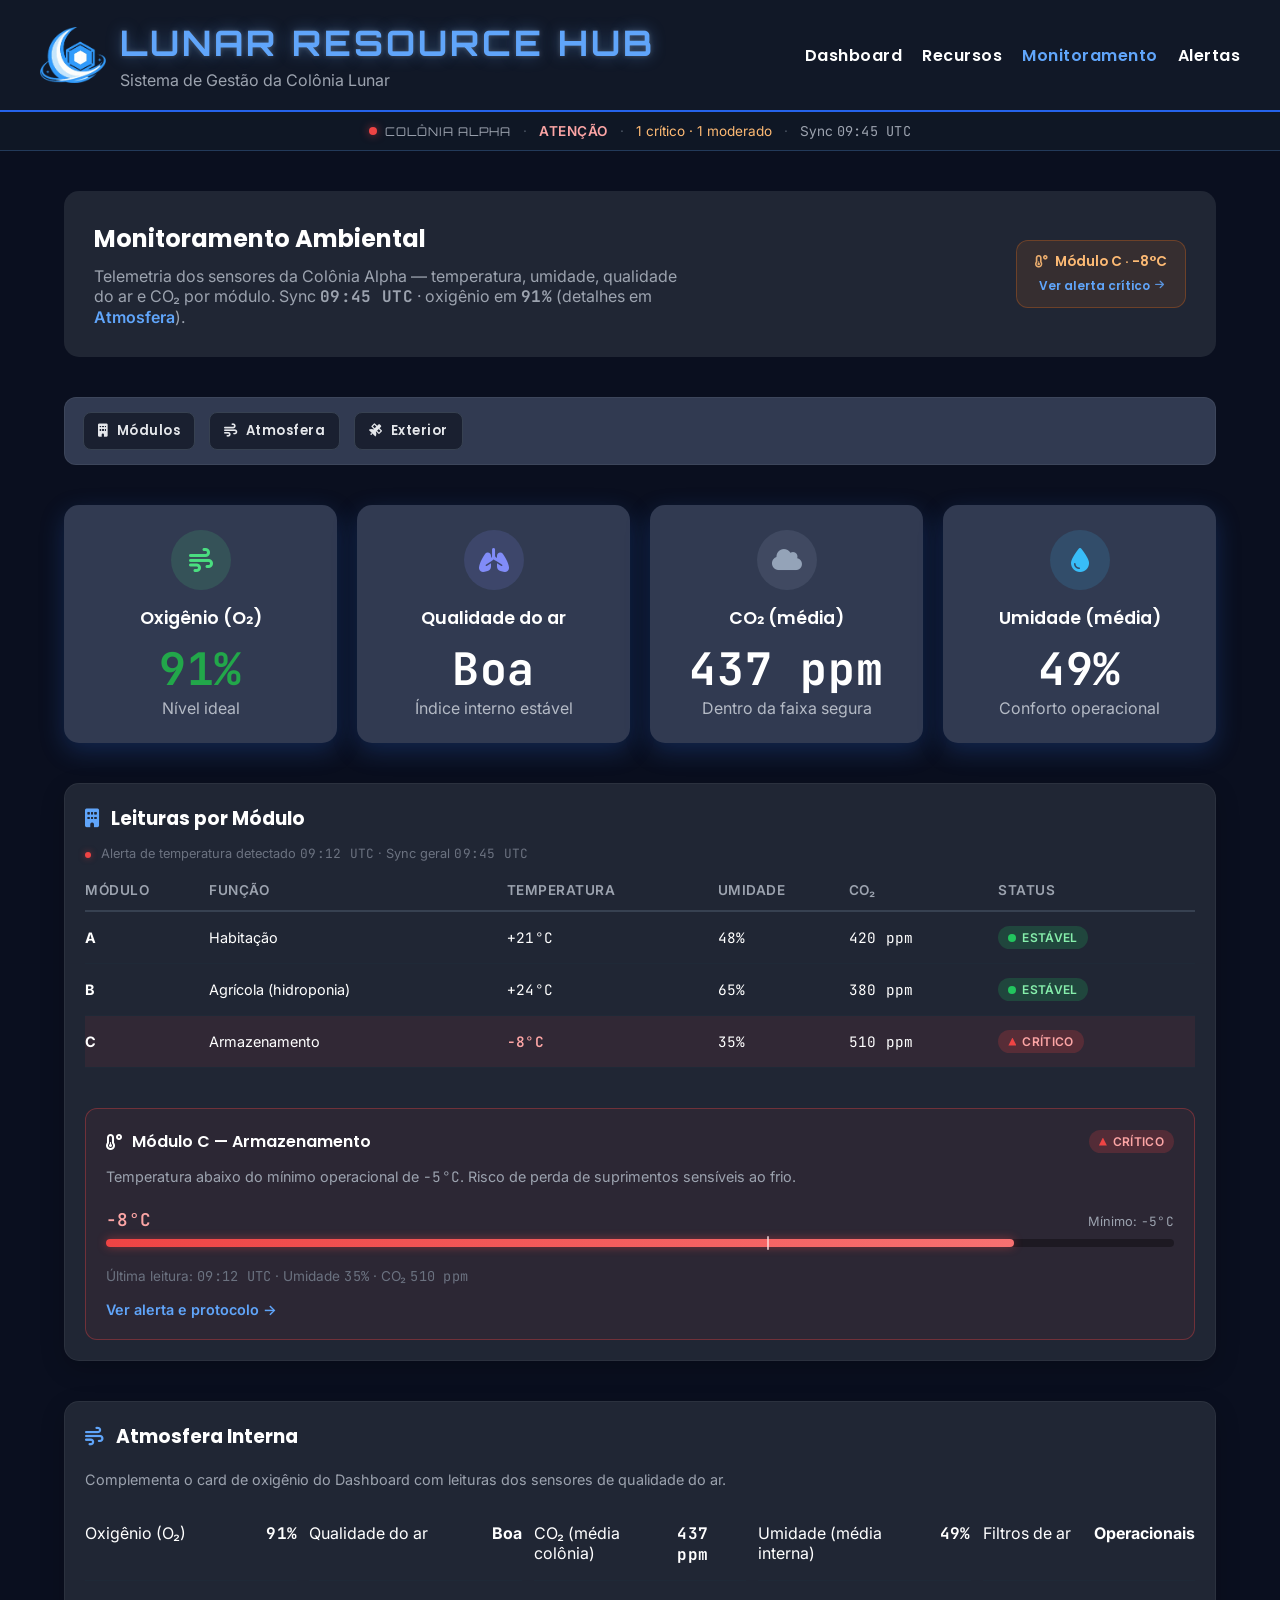
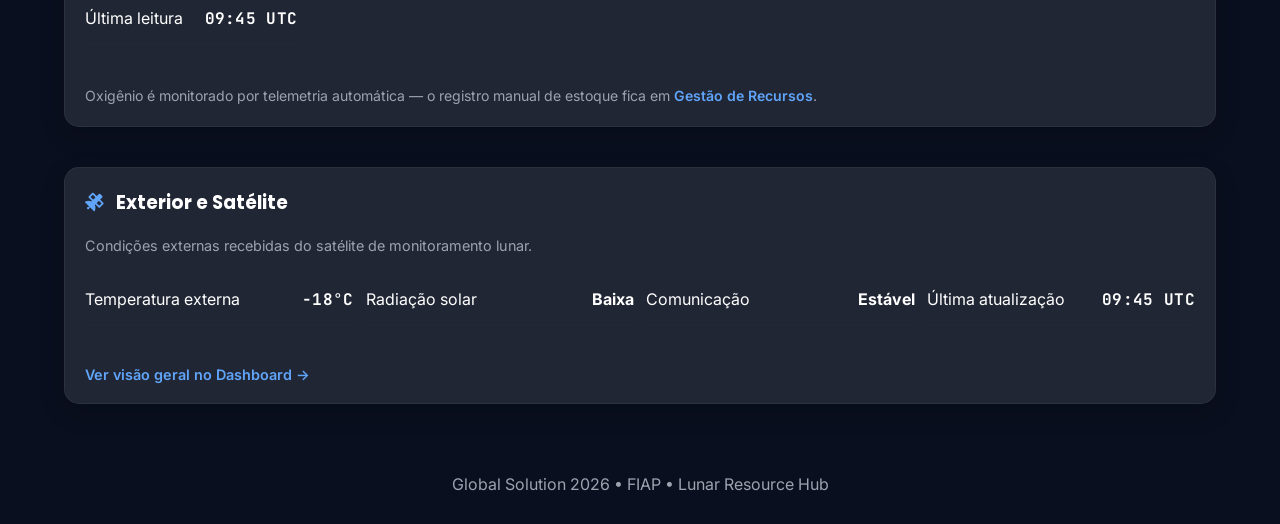
<file: monitoramento.html>
<!DOCTYPE html>
<html lang="pt-BR">
<head>
    <meta charset="UTF-8">
    <meta name="viewport" content="width=device-width, initial-scale=1.0">
    <title>Monitoramento Ambiental | Lunar Resource Hub</title>

    <link rel="stylesheet" href="style.css">

    <link rel="stylesheet" href="https://cdnjs.cloudflare.com/ajax/libs/font-awesome/6.7.2/css/all.min.css">

    <link rel="preconnect" href="https://fonts.googleapis.com">
    <link rel="preconnect" href="https://fonts.gstatic.com" crossorigin>

    <link rel="icon" href="images/logo-icon.png" type="image/png">

    <link href="https://fonts.googleapis.com/css2?family=Inter:wght@400;500;600&family=JetBrains+Mono:wght@400;500;600&family=Orbitron:wght@600;700&family=Poppins:wght@500;600;700&display=swap" rel="stylesheet">
</head>
<body>

    <header>
        <div class="logo">
            <a href="index.html" class="logo__link" aria-label="Lunar Resource Hub — ir para o Dashboard">
                <img src="images/logo-icon.png" alt="" class="logo__img" width="56" height="56" aria-hidden="true">
            </a>
            <div class="logo__text">
                <h1>Lunar Resource Hub</h1>
                <p>Sistema de Gestão da Colônia Lunar</p>
            </div>
        </div>

        <nav aria-label="Navegação principal">
            <ul>
                <li><a href="index.html">Dashboard</a></li>
                <li><a href="recursos.html">Recursos</a></li>
                <li><a href="monitoramento.html" class="active" aria-current="page">Monitoramento</a></li>
                <li><a href="alertas.html">Alertas</a></li>
            </ul>
        </nav>
    </header>

    <div class="status-bar" role="status" aria-live="polite">
        <div class="status-bar__cluster">
            <span class="status-bar__pulse status-bar__pulse--critical" aria-hidden="true"></span>
            <span class="status-bar__label">Colônia Alpha</span>
        </div>
        <span class="status-bar__divider" aria-hidden="true">·</span>
        <span class="status-bar__state status-bar__state--critical">ATENÇÃO</span>
        <span class="status-bar__divider" aria-hidden="true">·</span>
        <span class="status-bar__count">1 crítico · 1 moderado</span>
        <span class="status-bar__divider" aria-hidden="true">·</span>
        <span class="status-bar__sync">Sync <time class="telemetry" datetime="2026-06-04T09:45:00Z">09:45 UTC</time></span>
    </div>

    <main class="container">

        <section class="hero">
            <div>
                <h2>Monitoramento Ambiental</h2>
                <p>
                    Telemetria dos sensores da Colônia Alpha — temperatura, umidade, qualidade do ar e CO₂ por módulo.
                    Sync <strong class="telemetry">09:45 UTC</strong> · oxigênio em <strong class="telemetry">91%</strong> (detalhes em <a href="#atmosfera">Atmosfera</a>).
                </p>
            </div>

            <a href="alertas.html#alertas-criticos" class="hero-alert-cta hero-alert-cta--warning" aria-label="Temperatura crítica no Módulo C — ir para a Central de Alertas">
                <span class="hero-alert-cta__label"><i class="fa-solid fa-temperature-low" aria-hidden="true"></i> Módulo C · -8°C</span>
                <span class="hero-alert-cta__hint">Ver alerta crítico <i class="fa-solid fa-arrow-right" aria-hidden="true"></i></span>
            </a>
        </section>

        <nav class="monitoramento-anchor-nav" aria-label="Seções do monitoramento ambiental">
            <ul>
                <li><a href="#modulos"><i class="fa-solid fa-building" aria-hidden="true"></i> Módulos</a></li>
                <li><a href="#atmosfera"><i class="fa-solid fa-wind" aria-hidden="true"></i> Atmosfera</a></li>
                <li><a href="#exterior"><i class="fa-solid fa-satellite" aria-hidden="true"></i> Exterior</a></li>
            </ul>
        </nav>

        <section class="cards" aria-label="Indicadores ambientais gerais">
            <div class="card">
                <span class="icon oxigenio-icon">
                    <i class="fa-solid fa-wind" aria-hidden="true"></i>
                </span>
                <h3>Oxigênio (O₂)</h3>
                <div class="value oxigenio telemetry">91%</div>
                <p>Nível ideal</p>
            </div>

            <div class="card">
                <span class="icon ar-icon">
                    <i class="fa-solid fa-lungs" aria-hidden="true"></i>
                </span>
                <h3>Qualidade do ar</h3>
                <div class="value ar telemetry">Boa</div>
                <p>Índice interno estável</p>
            </div>

            <div class="card">
                <span class="icon co2-icon">
                    <i class="fa-solid fa-cloud" aria-hidden="true"></i>
                </span>
                <h3>CO₂ (média)</h3>
                <div class="value co2 telemetry">437 ppm</div>
                <p>Dentro da faixa segura</p>
            </div>

            <div class="card">
                <span class="icon umidade-icon">
                    <i class="fa-solid fa-droplet" aria-hidden="true"></i>
                </span>
                <h3>Umidade (média)</h3>
                <div class="value umidade telemetry">49%</div>
                <p>Conforto operacional</p>
            </div>
        </section>

        <div class="monitoramento-stack">

            <section id="modulos" class="panel panel--full">
                <h3><i class="fa-solid fa-building" aria-hidden="true"></i> Leituras por Módulo</h3>
                <p class="panel-sync"><span class="sync-dot sync-dot--critical" aria-hidden="true"></span> Alerta de temperatura detectado <time class="telemetry" datetime="2026-06-04T09:12:00Z">09:12 UTC</time> · Sync geral <time class="telemetry" datetime="2026-06-04T09:45:00Z">09:45 UTC</time></p>

                <div class="monitoramento-table-wrap">
                    <table class="components-table monitoramento-table">
                        <caption class="sr-only">Temperatura, umidade e CO₂ por módulo da colônia</caption>
                        <thead>
                            <tr>
                                <th scope="col">Módulo</th>
                                <th scope="col">Função</th>
                                <th scope="col">Temperatura</th>
                                <th scope="col">Umidade</th>
                                <th scope="col">CO₂</th>
                                <th scope="col">Status</th>
                            </tr>
                        </thead>
                        <tbody>
                            <tr>
                                <td data-label="Módulo"><strong>A</strong></td>
                                <td data-label="Função">Habitação</td>
                                <td data-label="Temperatura" class="telemetry">+21°C</td>
                                <td data-label="Umidade" class="telemetry">48%</td>
                                <td data-label="CO₂" class="telemetry">420 ppm</td>
                                <td data-label="Status">
                                    <span class="badge badge-resolved">
                                        <span class="severity-shape severity-shape--normal" aria-hidden="true"></span>
                                        Estável
                                    </span>
                                </td>
                            </tr>
                            <tr>
                                <td data-label="Módulo"><strong>B</strong></td>
                                <td data-label="Função">Agrícola (hidroponia)</td>
                                <td data-label="Temperatura" class="telemetry">+24°C</td>
                                <td data-label="Umidade" class="telemetry">65%</td>
                                <td data-label="CO₂" class="telemetry">380 ppm</td>
                                <td data-label="Status">
                                    <span class="badge badge-resolved">
                                        <span class="severity-shape severity-shape--normal" aria-hidden="true"></span>
                                        Estável
                                    </span>
                                </td>
                            </tr>
                            <tr class="monitoramento-row--critical">
                                <td data-label="Módulo"><strong>C</strong></td>
                                <td data-label="Função">Armazenamento</td>
                                <td data-label="Temperatura" class="telemetry monitoramento-value--critical">-8°C</td>
                                <td data-label="Umidade" class="telemetry">35%</td>
                                <td data-label="CO₂" class="telemetry">510 ppm</td>
                                <td data-label="Status">
                                    <span class="badge badge-critical">
                                        <span class="severity-shape severity-shape--critical" aria-hidden="true"></span>
                                        Crítico
                                    </span>
                                </td>
                            </tr>
                        </tbody>
                    </table>
                </div>

                <article class="monitoramento-module-card monitoramento-module-card--critical" aria-labelledby="modulo-c-titulo">
                    <div class="monitoramento-module-card__header">
                        <h4 id="modulo-c-titulo"><i class="fa-solid fa-temperature-low" aria-hidden="true"></i> Módulo C — Armazenamento</h4>
                        <span class="badge badge-critical">
                            <span class="severity-shape severity-shape--critical" aria-hidden="true"></span>
                            Crítico
                        </span>
                    </div>

                    <p class="monitoramento-module-card__desc">Temperatura abaixo do mínimo operacional de <span class="telemetry">-5°C</span>. Risco de perda de suprimentos sensíveis ao frio.</p>

                    <div class="alert-level-meter alert-level-meter--critical" role="meter" aria-valuenow="8" aria-valuemin="0" aria-valuemax="10" aria-label="Temperatura -8 graus C, abaixo do mínimo seguro de -5 graus C">
                        <div class="alert-level-meter__header">
                            <span class="alert-level-meter__value telemetry alert-level-meter__value--critical">-8°C</span>
                            <span class="alert-level-meter__target">Mínimo: <span class="telemetry">-5°C</span></span>
                        </div>
                        <div class="alert-level-meter__track">
                            <div class="alert-level-meter__fill alert-level-meter__fill--critical" style="width:85%"></div>
                            <div class="alert-level-meter__marker alert-level-meter__marker--critical" style="left:62%" aria-hidden="true" title="Limite -5°C"></div>
                        </div>
                    </div>

                    <p class="monitoramento-module-card__meta">Última leitura: <time class="telemetry" datetime="2026-06-04T09:12:00Z">09:12 UTC</time> · Umidade <span class="telemetry">35%</span> · CO₂ <span class="telemetry">510 ppm</span></p>

                    <a href="alertas.html#alertas-criticos" class="panel-link">Ver alerta e protocolo →</a>
                </article>
            </section>

            <section id="atmosfera" class="panel panel--full">
                <h3><i class="fa-solid fa-wind" aria-hidden="true"></i> Atmosfera Interna</h3>
                <p class="panel-subtitle">Complementa o card de oxigênio do Dashboard com leituras dos sensores de qualidade do ar.</p>

                <div class="monitoramento-info-grid">
                    <div class="info-item">
                        <span>Oxigênio (O₂)</span>
                        <strong class="telemetry">91%</strong>
                    </div>
                    <div class="info-item">
                        <span>Qualidade do ar</span>
                        <strong>Boa</strong>
                    </div>
                    <div class="info-item">
                        <span>CO₂ (média colônia)</span>
                        <strong class="telemetry">437 ppm</strong>
                    </div>
                    <div class="info-item">
                        <span>Umidade (média interna)</span>
                        <strong class="telemetry">49%</strong>
                    </div>
                    <div class="info-item">
                        <span>Filtros de ar</span>
                        <strong>Operacionais</strong>
                    </div>
                    <div class="info-item">
                        <span>Última leitura</span>
                        <strong class="telemetry">09:45 UTC</strong>
                    </div>
                </div>

                <p class="monitoramento-note">Oxigênio é monitorado por telemetria automática — o registro manual de estoque fica em <a href="recursos.html">Gestão de Recursos</a>.</p>
            </section>

            <section id="exterior" class="panel panel--full">
                <h3><i class="fa-solid fa-satellite" aria-hidden="true"></i> Exterior e Satélite</h3>
                <p class="panel-subtitle">Condições externas recebidas do satélite de monitoramento lunar.</p>

                <div class="monitoramento-info-grid">
                    <div class="info-item">
                        <span>Temperatura externa</span>
                        <strong class="telemetry">-18°C</strong>
                    </div>
                    <div class="info-item">
                        <span>Radiação solar</span>
                        <strong>Baixa</strong>
                    </div>
                    <div class="info-item">
                        <span>Comunicação</span>
                        <strong>Estável</strong>
                    </div>
                    <div class="info-item">
                        <span>Última atualização</span>
                        <strong class="telemetry">09:45 UTC</strong>
                    </div>
                </div>

                <a href="index.html" class="panel-link">Ver visão geral no Dashboard →</a>
            </section>

        </div>

    </main>

    <footer>
        <p>Global Solution 2026 • FIAP • Lunar Resource Hub</p>
    </footer>

</body>
</html>
</file>
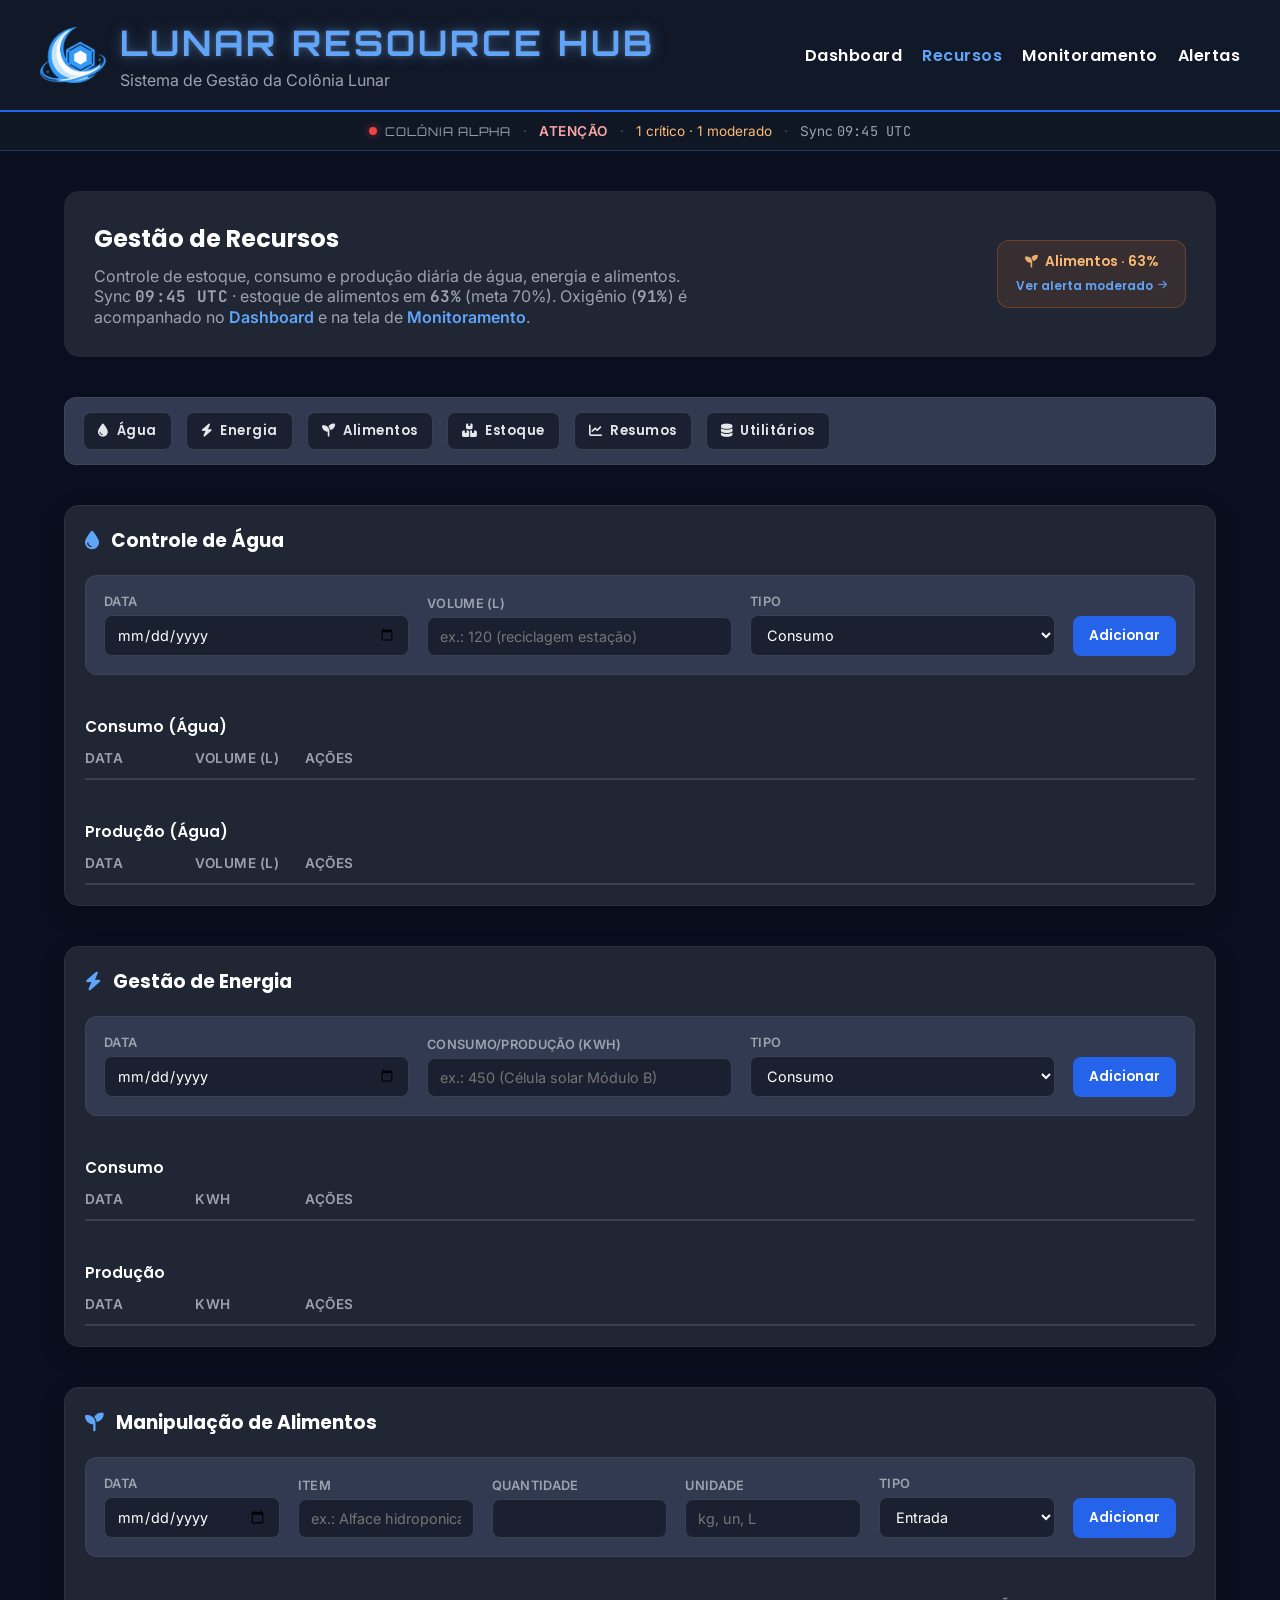
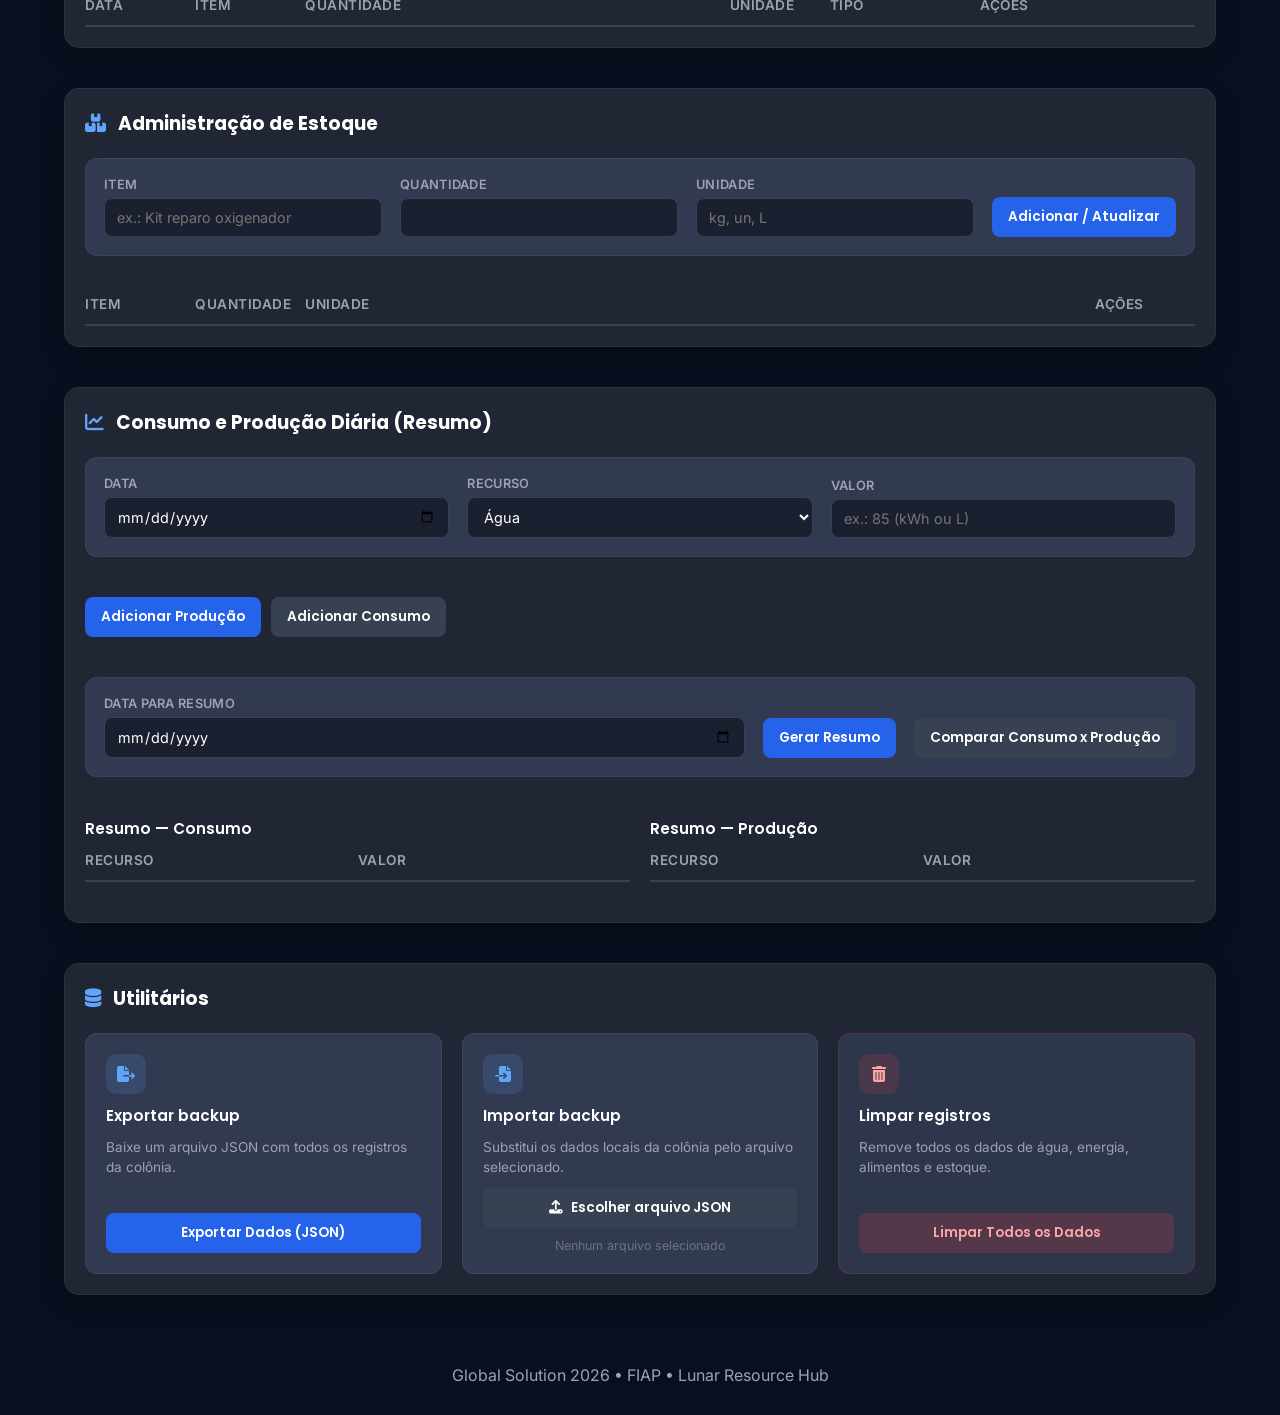
<file: recursos.html>
<!DOCTYPE html>
<html lang="pt-BR">
<head>
    <meta charset="UTF-8">
    <meta name="viewport" content="width=device-width, initial-scale=1.0">
    <title>Gestão de Recursos | Lunar Resource Hub</title>

    <link rel="stylesheet" href="style.css">

    <link rel="stylesheet" href="https://cdnjs.cloudflare.com/ajax/libs/font-awesome/6.7.2/css/all.min.css">

    <link rel="preconnect" href="https://fonts.googleapis.com">
    <link rel="preconnect" href="https://fonts.gstatic.com" crossorigin>

    <link rel="icon" href="images/logo-icon.png" type="image/png">

    <link href="https://fonts.googleapis.com/css2?family=Inter:wght@400;500;600&family=JetBrains+Mono:wght@400;500;600&family=Orbitron:wght@600;700&family=Poppins:wght@500;600;700&display=swap" rel="stylesheet">
</head>
<body>

    <header>
        <div class="logo">
            <a href="index.html" class="logo__link" aria-label="Lunar Resource Hub — ir para o Dashboard">
                <img src="images/logo-icon.png" alt="" class="logo__img" width="56" height="56" aria-hidden="true">
            </a>
            <div class="logo__text">
                <h1>Lunar Resource Hub</h1>
                <p>Sistema de Gestão da Colônia Lunar</p>
            </div>
        </div>

        <nav aria-label="Navegação principal">
            <ul>
                <li><a href="index.html">Dashboard</a></li>
                <li><a href="recursos.html" class="active" aria-current="page">Recursos</a></li>
                <li><a href="monitoramento.html">Monitoramento</a></li>
                <li><a href="alertas.html">Alertas</a></li>
            </ul>
        </nav>
    </header>

    <div class="status-bar" role="status" aria-live="polite">
        <div class="status-bar__cluster">
            <span class="status-bar__pulse status-bar__pulse--critical" aria-hidden="true"></span>
            <span class="status-bar__label">Colônia Alpha</span>
        </div>
        <span class="status-bar__divider" aria-hidden="true">·</span>
        <span class="status-bar__state status-bar__state--critical">ATENÇÃO</span>
        <span class="status-bar__divider" aria-hidden="true">·</span>
        <span class="status-bar__count">1 crítico · 1 moderado</span>
        <span class="status-bar__divider" aria-hidden="true">·</span>
        <span class="status-bar__sync">Sync <time class="telemetry" datetime="2026-06-04T09:45:00Z">09:45 UTC</time></span>
    </div>

    <main class="container">

        <section class="hero">
            <div>
                <h2>Gestão de Recursos</h2>
                <p>
                    Controle de estoque, consumo e produção diária de água, energia e alimentos.
                    Sync <strong class="telemetry">09:45 UTC</strong> · estoque de alimentos em <strong class="telemetry">63%</strong> (meta 70%).
                    Oxigênio (<strong class="telemetry">91%</strong>) é acompanhado no <a href="index.html">Dashboard</a> e na tela de <a href="monitoramento.html">Monitoramento</a>.
                </p>
            </div>

            <a href="alertas.html#alertas-moderados" class="hero-alert-cta hero-alert-cta--warning" aria-label="Estoque de alimentos moderado — ir para alertas moderados na Central de Alertas">
                <span class="hero-alert-cta__label"><i class="fa-solid fa-seedling" aria-hidden="true"></i> Alimentos · 63%</span>
                <span class="hero-alert-cta__hint">Ver alerta moderado <i class="fa-solid fa-arrow-right" aria-hidden="true"></i></span>
            </a>
        </section>

        <nav class="recursos-anchor-nav" aria-label="Seções da gestão de recursos">
            <ul>
                <li><a href="#agua"><i class="fa-solid fa-droplet" aria-hidden="true"></i> Água</a></li>
                <li><a href="#energia"><i class="fa-solid fa-bolt" aria-hidden="true"></i> Energia</a></li>
                <li><a href="#alimentos"><i class="fa-solid fa-seedling" aria-hidden="true"></i> Alimentos</a></li>
                <li><a href="#estoque"><i class="fa-solid fa-boxes-stacked" aria-hidden="true"></i> Estoque</a></li>
                <li><a href="#resumos"><i class="fa-solid fa-chart-line" aria-hidden="true"></i> Resumos</a></li>
                <li><a href="#utilitarios"><i class="fa-solid fa-database" aria-hidden="true"></i> Utilitários</a></li>
            </ul>
        </nav>

        <div id="recursos-feedback" class="recursos-feedback" role="status" aria-live="polite" hidden></div>

        <div class="recursos-stack">

            <section id="agua" class="panel panel--full">
                <h3><i class="fa-solid fa-droplet" aria-hidden="true"></i> Controle de Água</h3>
                <form id="form-agua" class="recursos-form">
                    <div class="recursos-field">
                        <label for="agua-data">Data</label>
                        <input type="date" id="agua-data" required>
                    </div>
                    <div class="recursos-field">
                        <label for="agua-volume">Volume (L)</label>
                        <input type="number" id="agua-volume" step="0.01" placeholder="ex.: 120 (reciclagem estação)" required>
                    </div>
                    <div class="recursos-field">
                        <label for="agua-tipo">Tipo</label>
                        <select id="agua-tipo">
                            <option value="consumo">Consumo</option>
                            <option value="producao">Produção</option>
                        </select>
                    </div>
                    <button type="submit" class="recursos-btn">Adicionar</button>
                </form>
                <div class="recursos-table-wrap">
                    <h4 class="recursos-subtitle">Consumo (Água)</h4>
                    <table class="history-table" id="tabela-agua-consumo">
                        <thead><tr><th>Data</th><th>Volume (L)</th><th>Ações</th></tr></thead>
                        <tbody></tbody>
                    </table>
                </div>
                <div class="recursos-table-wrap">
                    <h4 class="recursos-subtitle">Produção (Água)</h4>
                    <table class="history-table" id="tabela-agua-producao">
                        <thead><tr><th>Data</th><th>Volume (L)</th><th>Ações</th></tr></thead>
                        <tbody></tbody>
                    </table>
                </div>
            </section>

            <section id="energia" class="panel panel--full">
                <h3><i class="fa-solid fa-bolt" aria-hidden="true"></i> Gestão de Energia</h3>
                <form id="form-energia" class="recursos-form">
                    <div class="recursos-field">
                        <label for="energia-data">Data</label>
                        <input type="date" id="energia-data" required>
                    </div>
                    <div class="recursos-field">
                        <label for="energia-kwh">Consumo/Produção (kWh)</label>
                        <input type="number" id="energia-kwh" step="0.01" placeholder="ex.: 450 (Célula solar Módulo B)" required>
                    </div>
                    <div class="recursos-field">
                        <label for="energia-tipo">Tipo</label>
                        <select id="energia-tipo">
                            <option value="consumo">Consumo</option>
                            <option value="producao">Produção</option>
                        </select>
                    </div>
                    <button type="submit" class="recursos-btn">Adicionar</button>
                </form>
                <div class="recursos-table-wrap">
                    <h4 class="recursos-subtitle">Consumo</h4>
                    <table class="history-table" id="tabela-energia-consumo">
                        <thead><tr><th>Data</th><th>kWh</th><th>Ações</th></tr></thead>
                        <tbody></tbody>
                    </table>
                </div>
                <div class="recursos-table-wrap">
                    <h4 class="recursos-subtitle">Produção</h4>
                    <table class="history-table" id="tabela-energia-producao">
                        <thead><tr><th>Data</th><th>kWh</th><th>Ações</th></tr></thead>
                        <tbody></tbody>
                    </table>
                </div>
            </section>

            <section id="alimentos" class="panel panel--full">
                <h3><i class="fa-solid fa-seedling" aria-hidden="true"></i> Manipulação de Alimentos</h3>
                <form id="form-alimento" class="recursos-form">
                    <div class="recursos-field">
                        <label for="alimento-data">Data</label>
                        <input type="date" id="alimento-data" required>
                    </div>
                    <div class="recursos-field">
                        <label for="alimento-item">Item</label>
                        <input type="text" id="alimento-item" placeholder="ex.: Alface hidroponica" required>
                    </div>
                    <div class="recursos-field">
                        <label for="alimento-qtd">Quantidade</label>
                        <input type="number" id="alimento-qtd" step="0.01" required>
                    </div>
                    <div class="recursos-field">
                        <label for="alimento-unidade">Unidade</label>
                        <input type="text" id="alimento-unidade" placeholder="kg, un, L" required>
                    </div>
                    <div class="recursos-field">
                        <label for="alimento-tipo">Tipo</label>
                        <select id="alimento-tipo">
                            <option value="entrada">Entrada</option>
                            <option value="saida">Saída</option>
                        </select>
                    </div>
                    <button type="submit" class="recursos-btn">Adicionar</button>
                </form>
                <div class="recursos-table-wrap">
                    <table class="history-table" id="tabela-alimentos">
                        <thead><tr><th>Data</th><th>Item</th><th>Quantidade</th><th>Unidade</th><th>Tipo</th><th>Ações</th></tr></thead>
                        <tbody></tbody>
                    </table>
                </div>
            </section>

            <section id="estoque" class="panel panel--full">
                <h3><i class="fa-solid fa-boxes-stacked" aria-hidden="true"></i> Administração de Estoque</h3>
                <form id="form-estoque" class="recursos-form">
                    <div class="recursos-field">
                        <label for="estoque-item">Item</label>
                        <input type="text" id="estoque-item" placeholder="ex.: Kit reparo oxigenador" required>
                    </div>
                    <div class="recursos-field">
                        <label for="estoque-qtd">Quantidade</label>
                        <input type="number" id="estoque-qtd" step="0.01" required>
                    </div>
                    <div class="recursos-field">
                        <label for="estoque-unidade">Unidade</label>
                        <input type="text" id="estoque-unidade" placeholder="kg, un, L" required>
                    </div>
                    <button type="submit" class="recursos-btn">Adicionar / Atualizar</button>
                </form>
                <div class="recursos-table-wrap">
                    <table class="history-table" id="tabela-estoque">
                        <thead><tr><th>Item</th><th>Quantidade</th><th>Unidade</th><th>Ações</th></tr></thead>
                        <tbody></tbody>
                    </table>
                </div>
            </section>

            <section id="resumos" class="panel panel--full">
                <h3><i class="fa-solid fa-chart-line" aria-hidden="true"></i> Consumo e Produção Diária (Resumo)</h3>
                <form class="recursos-form" onsubmit="return false;">
                    <div class="recursos-field">
                        <label for="producao-data">Data</label>
                        <input type="date" id="producao-data">
                    </div>
                    <div class="recursos-field">
                        <label for="producao-recurso">Recurso</label>
                        <select id="producao-recurso">
                            <option value="agua">Água</option>
                            <option value="energia">Energia</option>
                        </select>
                    </div>
                    <div class="recursos-field">
                        <label for="producao-valor">Valor</label>
                        <input type="number" id="producao-valor" step="0.01" placeholder="ex.: 85 (kWh ou L)">
                    </div>
                </form>
                <div class="recursos-actions">
                    <button type="button" id="btn-producao" class="recursos-btn">Adicionar Produção</button>
                    <button type="button" id="btn-consumo" class="recursos-btn recursos-btn--secondary">Adicionar Consumo</button>
                </div>

                <div class="recursos-form">
                    <div class="recursos-field">
                        <label for="resumo-data">Data para resumo</label>
                        <input type="date" id="resumo-data">
                    </div>
                    <button type="button" id="btn-resumo" class="recursos-btn">Gerar Resumo</button>
                    <button type="button" id="btn-comparar" class="recursos-btn recursos-btn--secondary">Comparar Consumo x Produção</button>
                </div>

                <div class="recursos-resumo-grid">
                    <div class="recursos-table-wrap">
                        <h4 class="recursos-subtitle">Resumo — Consumo</h4>
                        <table class="history-table" id="tabela-resumo-consumo">
                            <thead><tr><th>Recurso</th><th>Valor</th></tr></thead>
                            <tbody></tbody>
                        </table>
                    </div>
                    <div class="recursos-table-wrap">
                        <h4 class="recursos-subtitle">Resumo — Produção</h4>
                        <table class="history-table" id="tabela-resumo-producao">
                            <thead><tr><th>Recurso</th><th>Valor</th></tr></thead>
                            <tbody></tbody>
                        </table>
                    </div>
                </div>
            </section>

            <section id="utilitarios" class="panel panel--full">
                <h3><i class="fa-solid fa-database" aria-hidden="true"></i> Utilitários</h3>
                <div class="recursos-utilities">
                    <article class="recursos-utility-card">
                        <span class="recursos-utility-card__icon" aria-hidden="true"><i class="fa-solid fa-file-export"></i></span>
                        <h4 class="recursos-utility-card__title">Exportar backup</h4>
                        <p class="recursos-utility-card__desc">Baixe um arquivo JSON com todos os registros da colônia.</p>
                        <button type="button" id="exportar" class="recursos-btn recursos-btn--block">Exportar Dados (JSON)</button>
                    </article>

                    <article class="recursos-utility-card">
                        <span class="recursos-utility-card__icon" aria-hidden="true"><i class="fa-solid fa-file-import"></i></span>
                        <h4 class="recursos-utility-card__title">Importar backup</h4>
                        <p id="import-file-hint" class="recursos-utility-card__desc">Substitui os dados locais da colônia pelo arquivo selecionado.</p>
                        <input type="file" id="import-file" class="recursos-file-input" accept=".json,application/json" aria-describedby="import-file-hint import-file-name">
                        <label for="import-file" class="recursos-btn recursos-btn--secondary recursos-btn--block recursos-file-label">
                            <i class="fa-solid fa-upload" aria-hidden="true"></i>
                            Escolher arquivo JSON
                        </label>
                        <span id="import-file-name" class="recursos-file-name">Nenhum arquivo selecionado</span>
                    </article>

                    <article class="recursos-utility-card recursos-utility-card--danger">
                        <span class="recursos-utility-card__icon" aria-hidden="true"><i class="fa-solid fa-trash-can"></i></span>
                        <h4 class="recursos-utility-card__title">Limpar registros</h4>
                        <p class="recursos-utility-card__desc">Remove todos os dados de água, energia, alimentos e estoque.</p>
                        <button type="button" id="limpar" class="recursos-btn recursos-btn--danger recursos-btn--block recursos-btn--utility">Limpar Todos os Dados</button>
                    </article>
                </div>
                <div id="limpar-confirm" class="recursos-confirm" hidden>
                    <p>Confirma limpar todos os registros de água, energia, alimentos e estoque?</p>
                    <div class="recursos-confirm__actions">
                        <button type="button" id="limpar-sim" class="recursos-btn recursos-btn--danger">Sim, limpar tudo</button>
                        <button type="button" id="limpar-nao" class="recursos-btn recursos-btn--secondary">Cancelar</button>
                    </div>
                </div>
            </section>

        </div>

    </main>

    <footer>
        <p>Global Solution 2026 • FIAP • Lunar Resource Hub</p>
    </footer>

    <script>
        const KEY_AGUA = 'recursos_agua';
        const KEY_ENERGIA = 'recursos_energia';
        const KEY_ALIMENTOS = 'recursos_alimentos';
        const KEY_ESTOQUE = 'recursos_estoque';
        const BTN_DELETE = 'recursos-btn recursos-btn--danger';

        function showFeedback(message, type){
            const el = document.getElementById('recursos-feedback');
            if(!el) return;
            el.textContent = message;
            el.className = 'recursos-feedback recursos-feedback--' + (type || 'error');
            el.hidden = false;
            clearTimeout(el._timer);
            el._timer = setTimeout(function(){ el.hidden = true; }, 6000);
        }

        function clearFeedback(){
            const el = document.getElementById('recursos-feedback');
            if(el) el.hidden = true;
        }

        function newRecordId(prefix){
            return prefix + '-' + Date.now() + '-' + Math.random().toString(36).slice(2, 9);
        }

        function ensureRecordId(record, prefix){
            if(!record.id) record.id = newRecordId(prefix);
            return record;
        }

        function load(key){
            try{
                const data = JSON.parse(localStorage.getItem(key)) || [];
                const prefix = key.replace('recursos_', '');
                let migrated = false;
                data.forEach(function(record){
                    if(!record.id){
                        ensureRecordId(record, prefix);
                        migrated = true;
                    }
                });
                if(migrated) save(key, data);
                return data;
            }catch(e){
                return [];
            }
        }
        function save(key, data){ localStorage.setItem(key, JSON.stringify(data)) }

        function renderAgua(){
            const lista=load(KEY_AGUA);
            const tbodyCons=document.querySelector('#tabela-agua-consumo tbody');
            const tbodyProd=document.querySelector('#tabela-agua-producao tbody');
            tbodyCons.innerHTML='';
            tbodyProd.innerHTML='';
            lista.forEach(function(r){
                const tr=document.createElement('tr');
                const btn=`<button type="button" class="${BTN_DELETE}" onclick="deleteAgua('${r.id}')">Apagar</button>`;
                if(r.tipo==='consumo'){
                    tr.innerHTML=`<td>${r.data}</td><td class="telemetry">${r.volume}</td><td>${btn}</td>`;
                    tbodyCons.appendChild(tr);
                } else {
                    tr.innerHTML=`<td>${r.data}</td><td class="telemetry">${r.volume}</td><td>${btn}</td>`;
                    tbodyProd.appendChild(tr);
                }
            });
        }

        function addAgua(e){
            e.preventDefault();
            const data=document.getElementById('agua-data').value;
            const volume=parseFloat(document.getElementById('agua-volume').value)||0;
            const tipo=document.getElementById('agua-tipo').value;
            const lista=load(KEY_AGUA);
            lista.push(ensureRecordId({data,volume,tipo}, 'agua'));
            save(KEY_AGUA,lista);
            renderAgua();
            e.target.reset();
            clearFeedback();
            showFeedback('Registro de água adicionado.', 'success');
        }

        function deleteAgua(id){
            const lista=load(KEY_AGUA);
            const idx=lista.findIndex(function(r){ return r.id === id; });
            if(idx < 0) return;
            lista.splice(idx,1);
            save(KEY_AGUA,lista);
            renderAgua();
        }

        function renderEnergia(){
            const lista=load(KEY_ENERGIA);
            const tbodyCons=document.querySelector('#tabela-energia-consumo tbody');
            const tbodyProd=document.querySelector('#tabela-energia-producao tbody');
            tbodyCons.innerHTML='';
            tbodyProd.innerHTML='';
            lista.forEach(function(r){
                const tr=document.createElement('tr');
                const btn=`<button type="button" class="${BTN_DELETE}" onclick="deleteEnergia('${r.id}')">Apagar</button>`;
                if(r.tipo==='consumo'){
                    tr.innerHTML=`<td>${r.data}</td><td class="telemetry">${r.kwh}</td><td>${btn}</td>`;
                    tbodyCons.appendChild(tr);
                } else {
                    tr.innerHTML=`<td>${r.data}</td><td class="telemetry">${r.kwh}</td><td>${btn}</td>`;
                    tbodyProd.appendChild(tr);
                }
            });
        }

        function comparar(){
            const data=document.getElementById('resumo-data').value;
            if(!data){ showFeedback('Escolha uma data para comparar consumo e produção.'); return; }
            const agua=load(KEY_AGUA).filter(r=>r.data===data);
            const energia=load(KEY_ENERGIA).filter(r=>r.data===data);
            const aCons = agua.reduce((s,r)=> s + (r.tipo==='consumo'? r.volume:0),0);
            const aProd = agua.reduce((s,r)=> s + (r.tipo==='producao'? r.volume:0),0);
            const eCons = energia.reduce((s,r)=> s + (r.tipo==='consumo'? r.kwh:0),0);
            const eProd = energia.reduce((s,r)=> s + (r.tipo==='producao'? r.kwh:0),0);
            let tbl=document.getElementById('tabela-comparacao');
            if(!tbl){
                const sec=document.getElementById('resumos');
                const div=document.createElement('div');
                div.className='recursos-table-wrap';
                div.innerHTML=`<h4 class="recursos-subtitle">Comparação Consumo x Produção</h4><table class="history-table" id="tabela-comparacao"><thead><tr><th>Recurso</th><th>Consumo</th><th>Produção</th><th>Diferença (Prod - Cons)</th></tr></thead><tbody></tbody></table>`;
                sec.appendChild(div);
                tbl=document.getElementById('tabela-comparacao');
            }
            const tbody=tbl.querySelector('tbody');
            tbody.innerHTML='';
            const trA=document.createElement('tr');
            trA.innerHTML=`<td>Água</td><td class="telemetry">${aCons} L</td><td class="telemetry">${aProd} L</td><td class="telemetry">${(aProd - aCons).toFixed(2)} L</td>`;
            tbody.appendChild(trA);
            const trE=document.createElement('tr');
            trE.innerHTML=`<td>Energia</td><td class="telemetry">${eCons} kWh</td><td class="telemetry">${eProd} kWh</td><td class="telemetry">${(eProd - eCons).toFixed(2)} kWh</td>`;
            tbody.appendChild(trE);
            showFeedback('Comparação gerada para ' + data + '.', 'success');
        }

        function addEnergia(e){
            e.preventDefault();
            const data=document.getElementById('energia-data').value;
            const kwh=parseFloat(document.getElementById('energia-kwh').value)||0;
            const tipo=document.getElementById('energia-tipo').value;
            const lista=load(KEY_ENERGIA);
            lista.push(ensureRecordId({data,kwh,tipo}, 'energia'));
            save(KEY_ENERGIA,lista);
            renderEnergia();
            e.target.reset();
            clearFeedback();
            showFeedback('Registro de energia adicionado.', 'success');
        }

        function deleteEnergia(id){
            const lista=load(KEY_ENERGIA);
            const idx=lista.findIndex(function(r){ return r.id === id; });
            if(idx < 0) return;
            lista.splice(idx,1);
            save(KEY_ENERGIA,lista);
            renderEnergia();
        }

        function renderAlimentos(){
            const lista=load(KEY_ALIMENTOS);
            const tbody=document.querySelector('#tabela-alimentos tbody');
            tbody.innerHTML='';
            lista.forEach((r,i)=>{
                const tr=document.createElement('tr');
                tr.innerHTML=`<td>${r.data}</td><td>${r.item}</td><td class="telemetry">${r.qtd}</td><td>${r.unidade}</td><td>${r.tipo}</td><td><button type="button" class="${BTN_DELETE}" onclick="deleteAlimento(${i})">Apagar</button></td>`;
                tbody.appendChild(tr);
            });
        }

        function addAlimento(e){
            e.preventDefault();
            const data=document.getElementById('alimento-data').value;
            const item=document.getElementById('alimento-item').value;
            const qtd=parseFloat(document.getElementById('alimento-qtd').value)||0;
            const unidade=document.getElementById('alimento-unidade').value;
            const tipo=document.getElementById('alimento-tipo').value;
            const lista=load(KEY_ALIMENTOS);
            lista.push({data,item,qtd,unidade,tipo});
            save(KEY_ALIMENTOS,lista);
            renderAlimentos();
            e.target.reset();
            clearFeedback();
            showFeedback('Movimentação de alimento registrada.', 'success');
        }

        function deleteAlimento(i){
            const lista=load(KEY_ALIMENTOS);
            lista.splice(i,1);
            save(KEY_ALIMENTOS,lista);
            renderAlimentos();
        }

        function renderEstoque(){
            const lista=load(KEY_ESTOQUE);
            const tbody=document.querySelector('#tabela-estoque tbody');
            tbody.innerHTML='';
            lista.forEach((r,i)=>{
                const tr=document.createElement('tr');
                tr.innerHTML=`<td>${r.item}</td><td class="telemetry">${r.qtd}</td><td>${r.unidade}</td><td><button type="button" class="${BTN_DELETE}" onclick="deleteEstoque(${i})">Remover</button></td>`;
                tbody.appendChild(tr);
            });
        }

        function addEstoque(e){
            e.preventDefault();
            const item=document.getElementById('estoque-item').value;
            const qtd=parseFloat(document.getElementById('estoque-qtd').value)||0;
            const unidade=document.getElementById('estoque-unidade').value;
            const lista=load(KEY_ESTOQUE);
            const idx=lista.findIndex(x=>x.item===item && x.unidade===unidade);
            if(idx>=0){ lista[idx].qtd = parseFloat(lista[idx].qtd) + qtd; }
            else { lista.push({item,qtd,unidade}); }
            save(KEY_ESTOQUE,lista);
            renderEstoque();
            e.target.reset();
            clearFeedback();
            showFeedback('Estoque atualizado.', 'success');
        }

        function deleteEstoque(i){
            const lista=load(KEY_ESTOQUE);
            lista.splice(i,1);
            save(KEY_ESTOQUE,lista);
            renderEstoque();
        }

        function addProducao(){
            const data=document.getElementById('producao-data').value;
            const recurso=document.getElementById('producao-recurso').value;
            const valor=parseFloat(document.getElementById('producao-valor').value)||0;
            if(!data){ showFeedback('Escolha a data da produção.'); return; }
            if(valor <= 0){ showFeedback('Informe um valor de produção maior que zero.'); return; }
            if(recurso==='agua'){ const lista=load(KEY_AGUA); lista.push(ensureRecordId({data,volume:valor,tipo:'producao'}, 'agua')); save(KEY_AGUA,lista); renderAgua(); }
            if(recurso==='energia'){ const lista=load(KEY_ENERGIA); lista.push(ensureRecordId({data,kwh:valor,tipo:'producao'}, 'energia')); save(KEY_ENERGIA,lista); renderEnergia(); }
            document.getElementById('producao-data').value='';
            document.getElementById('producao-valor').value='';
            showFeedback('Produção registrada.', 'success');
        }

        function addConsumo(){
            const data=document.getElementById('producao-data').value;
            const recurso=document.getElementById('producao-recurso').value;
            const valor=parseFloat(document.getElementById('producao-valor').value)||0;
            if(!data){ showFeedback('Escolha a data do consumo.'); return; }
            if(valor <= 0){ showFeedback('Informe um valor de consumo maior que zero.'); return; }
            if(recurso==='agua'){ const lista=load(KEY_AGUA); lista.push(ensureRecordId({data,volume:valor,tipo:'consumo'}, 'agua')); save(KEY_AGUA,lista); renderAgua(); }
            if(recurso==='energia'){ const lista=load(KEY_ENERGIA); lista.push(ensureRecordId({data,kwh:valor,tipo:'consumo'}, 'energia')); save(KEY_ENERGIA,lista); renderEnergia(); }
            document.getElementById('producao-data').value='';
            document.getElementById('producao-valor').value='';
            showFeedback('Consumo registrado.', 'success');
        }

        function gerarResumo(){
            const data=document.getElementById('resumo-data').value;
            if(!data){ showFeedback('Escolha uma data para gerar o resumo.'); return; }
            const agua=load(KEY_AGUA).filter(r=>r.data===data);
            const energia=load(KEY_ENERGIA).filter(r=>r.data===data);
            const alimentos=load(KEY_ALIMENTOS).filter(r=>r.data===data);
            const aCons = agua.reduce((s,r)=> s + (r.tipo==='consumo' ? r.volume : 0),0);
            const aProd = agua.reduce((s,r)=> s + (r.tipo==='producao' ? r.volume : 0),0);
            const eCons = energia.reduce((s,r)=> s + (r.tipo==='consumo' ? r.kwh : 0),0);
            const eProd = energia.reduce((s,r)=> s + (r.tipo==='producao' ? r.kwh : 0),0);
            const alimProd = alimentos.reduce((s,r)=> s + (r.tipo==='entrada' ? r.qtd : 0),0);
            const alimCons = alimentos.reduce((s,r)=> s + (r.tipo==='saida' ? r.qtd : 0),0);
            const tbodyCons = document.querySelector('#tabela-resumo-consumo tbody');
            const tbodyProd = document.querySelector('#tabela-resumo-producao tbody');
            if(tbodyCons){
                tbodyCons.innerHTML = '';
                const trA=document.createElement('tr'); trA.innerHTML=`<td>Água</td><td class="telemetry">${aCons} L</td>`; tbodyCons.appendChild(trA);
                const trE=document.createElement('tr'); trE.innerHTML=`<td>Energia</td><td class="telemetry">${eCons} kWh</td>`; tbodyCons.appendChild(trE);
                const trAl=document.createElement('tr'); trAl.innerHTML=`<td>Alimentos (consumo)</td><td class="telemetry">${alimCons}</td>`; tbodyCons.appendChild(trAl);
            }
            if(tbodyProd){
                tbodyProd.innerHTML = '';
                const trA2=document.createElement('tr'); trA2.innerHTML=`<td>Água</td><td class="telemetry">${aProd} L</td>`; tbodyProd.appendChild(trA2);
                const trE2=document.createElement('tr'); trE2.innerHTML=`<td>Energia</td><td class="telemetry">${eProd} kWh</td>`; tbodyProd.appendChild(trE2);
                const trAl2=document.createElement('tr'); trAl2.innerHTML=`<td>Alimentos (produção)</td><td class="telemetry">${alimProd}</td>`; tbodyProd.appendChild(trAl2);
            }
            showFeedback('Resumo diário gerado para ' + data + '.', 'success');
        }

        function exportar(){
            const data={agua:load(KEY_AGUA), energia:load(KEY_ENERGIA), alimentos:load(KEY_ALIMENTOS), estoque:load(KEY_ESTOQUE)};
            const blob=new Blob([JSON.stringify(data, null, 2)],{type:'application/json'});
            const url=URL.createObjectURL(blob);
            const a=document.createElement('a');
            a.href=url;
            a.download='recursos_export.json';
            a.click();
            URL.revokeObjectURL(url);
            showFeedback('Backup exportado com sucesso.', 'success');
        }

        function importar(file){
            const reader=new FileReader();
            reader.onload=function(e){
                try{
                    const obj=JSON.parse(e.target.result);
                    if(!obj.agua && !obj.energia && !obj.alimentos && !obj.estoque){
                        showFeedback('Arquivo JSON inválido: nenhum dado de recursos encontrado.');
                        return;
                    }
                    if(obj.agua) save(KEY_AGUA,obj.agua);
                    if(obj.energia) save(KEY_ENERGIA,obj.energia);
                    if(obj.alimentos) save(KEY_ALIMENTOS,obj.alimentos);
                    if(obj.estoque) save(KEY_ESTOQUE,obj.estoque);
                    renderAll();
                    showFeedback('Importação concluída. Dados da colônia restaurados.', 'success');
                }catch(err){
                    showFeedback('Não foi possível ler o arquivo. Verifique se é um JSON válido exportado pelo sistema.');
                }
            };
            reader.onerror=function(){
                showFeedback('Erro ao ler o arquivo selecionado.');
            };
            reader.readAsText(file);
        }

        function limparTudo(){
            localStorage.removeItem(KEY_AGUA);
            localStorage.removeItem(KEY_ENERGIA);
            localStorage.removeItem(KEY_ALIMENTOS);
            localStorage.removeItem(KEY_ESTOQUE);
            renderAll();
            document.getElementById('limpar-confirm').hidden = true;
            showFeedback('Todos os registros foram removidos.', 'success');
        }

        function pedirLimpar(){
            document.getElementById('limpar-confirm').hidden = false;
            document.getElementById('limpar-confirm').scrollIntoView({ behavior: 'smooth', block: 'nearest' });
        }

        function renderAll(){
            renderAgua();
            renderEnergia();
            renderAlimentos();
            renderEstoque();
            const c=document.querySelector('#tabela-resumo-consumo tbody');
            const p=document.querySelector('#tabela-resumo-producao tbody');
            if(c) c.innerHTML='';
            if(p) p.innerHTML='';
        }

        document.getElementById('form-agua').addEventListener('submit', addAgua);
        document.getElementById('form-energia').addEventListener('submit', addEnergia);
        document.getElementById('form-alimento').addEventListener('submit', addAlimento);
        document.getElementById('form-estoque').addEventListener('submit', addEstoque);
        document.getElementById('btn-producao').addEventListener('click', addProducao);
        document.getElementById('btn-consumo').addEventListener('click', addConsumo);
        document.getElementById('btn-resumo').addEventListener('click', gerarResumo);
        document.getElementById('btn-comparar').addEventListener('click', comparar);
        document.getElementById('exportar').addEventListener('click', exportar);
        document.getElementById('import-file').addEventListener('change', function(e){
            const file = e.target.files[0];
            const nameEl = document.getElementById('import-file-name');
            if(file){
                nameEl.textContent = file.name;
                importar(file);
            } else {
                nameEl.textContent = 'Nenhum arquivo selecionado';
            }
            e.target.value = '';
        });
        document.getElementById('limpar').addEventListener('click', pedirLimpar);
        document.getElementById('limpar-sim').addEventListener('click', limparTudo);
        document.getElementById('limpar-nao').addEventListener('click', function(){
            document.getElementById('limpar-confirm').hidden = true;
            showFeedback('Limpeza cancelada.', 'info');
        });

        renderAll();
    </script>

</body>
</html>
</file>
<file: style.css>
html{
    scroll-behavior:smooth;
}

:root{
    --space-section:40px;
    --space-block:20px;
}

*{
    margin:0;
    padding:0;
    box-sizing:border-box;
}

body{
    background:#0A0F1F;
    color:#FFFFFF;
    font-family:'Inter', sans-serif;
}

/* HEADER */

header{
    background:#111827;
    border-bottom:2px solid #2563EB;
    padding:20px 40px;
    display:flex;
    justify-content:space-between;
    align-items:center;
    flex-wrap:wrap;
}

.logo{
    display:flex;
    align-items:center;
    gap:14px;
}

.logo__link{
    display:block;
    line-height:0;
    border-radius:8px;
    flex-shrink:0;
}

.logo__link:focus-visible{
    outline:2px solid #60A5FA;
    outline-offset:4px;
}

.logo__img{
    display:block;
    height:56px;
    width:auto;
    object-fit:contain;
}

.logo__text{
    min-width:0;
}

.logo h1{
    text-shadow: 0 0 5px rgba(253, 254, 254, 0.187), 0 0 15px rgba(96,165,250,.4);
    font-family:'Orbitron', sans-serif;
    color:#60A5FA;
    font-size:2.2rem;
    letter-spacing:3px;
    text-transform:uppercase;
}

.logo p{
    color:#9CA3AF;
    margin-top:5px;
}

.hero h2, .panel h3, .card h3, nav a{
    font-family:'Poppins', sans-serif;
}

nav ul{
    display:flex;
    list-style:none;
    gap:20px;
}

nav a{
    color:white;
    text-decoration:none;
    font-weight:600;
    transition:.3s;
    letter-spacing:.5px;
}

nav a:hover,
nav a.active{
    color:#60A5FA;
}

/* CONTAINER */

.container{
    width:90%;
    max-width:1200px;
    margin:40px auto;
}

/* HERO */

.hero{
    background:#202634;
    border-radius:15px;
    padding:30px;
    display:flex;
    justify-content:space-between;
    align-items:center;
    margin-bottom:40px;
}

.hero h2{
    margin-bottom:10px;
}

.hero p{
    color:#9CA3AF;
    max-width:600px;
}

.hero p a{
    color:#60A5FA;
    font-weight:600;
    text-decoration:none;
}

.hero p a:hover{
    text-decoration:underline;
}

.hero p a:focus-visible{
    outline:2px solid #60A5FA;
    outline-offset:2px;
    border-radius:2px;
}

.status-badge{
    background:#16A34A;
    color:white;
    font-weight:600;
    padding:12px 22px;
    border-radius:30px;
    box-shadow:0 0 15px rgba(22,163,74,.35);
}

.status-badge--operational.hero-action-link:hover{
    transform:scale(1.03);
    box-shadow:0 0 20px rgba(22,163,74,.5);
}

/* CARDS */

.cards{
    display:grid;
    grid-template-columns:repeat(auto-fit,minmax(230px,1fr));
    gap:20px;
}

.card{
    background:#313a51;
    border-radius:15px;
    padding:25px;
    text-align:center;
    transition:.3s;
    box-shadow:0 8px 25px rgba(42, 107, 220, 0.25);
}

.card:hover{
    transform:translateY(-10px);
}

.card--link{
    display:block;
    text-decoration:none;
    color:inherit;
    cursor:pointer;
}

.card--link:focus-visible{
    outline:2px solid #60A5FA;
    outline-offset:3px;
}

.card__hint{
    display:block;
    margin-top:10px;
    font-size:.8rem;
    color:#60A5FA;
    font-weight:600;
}

.icon{
    display:flex;
    justify-content:center;
    align-items:center;
    width:60px;
    height:60px;
    margin:0 auto 15px;
    border-radius:50%;
    font-size:1.5rem;
}

.energia-icon{
    background:rgba(250,204,21,.15);
    color:#FACC15;
}

.agua-icon{
    background:rgba(56,189,248,.15);
    color:#38BDF8;
}

.oxigenio-icon{
    background:rgba(74,222,128,.15);
    color:#4ADE80;
}

.alimento-icon{
    background:rgba(251,113,133,.15);
    color:#FB7185;
}

.card h3{
    margin:15px 0 8px;
    font-size:1.1rem;
    font-weight:600;
}

.value{
    font-family:'Orbitron', sans-serif;
    font-size:2.8rem;
    font-weight:700;
}

.card p{
    color:#b4bac5;
}

.energia{
    color:#d0aa14;
}

.agua{
    color:#326edf;
}

.oxigenio{
    color:#22a74a;
}

.alimentos{
    color:#c43248;
}

/* PAINÉIS */

.overview{
    margin-top:40px;
    display:grid;
    grid-template-columns:1fr 1fr;
    gap:20px;
}

.panel{
    background:#202634;
    border-radius:15px;
    padding:25px;
    border:1px solid rgba(255,255,255,.05);
    box-shadow:0 8px 25px rgba(0,0,0,.2);
}

.panel h3{
    margin-bottom:16px;
}

.panel--full{
    display:flex;
    flex-direction:column;
    gap:var(--space-block);
    padding:var(--space-block);
    margin-top:0;
}

.panel--full h3,
.panel--full .panel-subtitle,
.panel--full .panel-header,
.panel--full .panel-empty,
.panel--full .alert,
.panel--full .history-section-title,
.panel--full .panel-link{
    margin:0;
}

.info-item{
    display:flex;
    justify-content:space-between;
    padding:15px 0;
    border-bottom:1px solid #1F2937;
}

.alert{
    padding:15px;
    border-radius:10px;
}

.status-badge--warning.hero-action-link:hover{
    transform:scale(1.03);
    box-shadow:0 0 20px rgba(249,115,22,.5);
}

.panel:not(.panel--full) > .alert{
    margin-bottom:10px;
}

.panel:not(.panel--full) > .alert:last-of-type{
    margin-bottom:0;
}

a.alert{
    display:block;
    text-decoration:none;
    color:inherit;
    transition:opacity .15s ease, transform .15s ease;
}

a.alert:hover{
    opacity:.92;
    transform:translateX(2px);
}

a.alert:focus-visible{
    outline:2px solid #60A5FA;
    outline-offset:2px;
}

.warning{
    background:rgba(249,115,22,0.15);
    border-left:4px solid #F97316;
}

.normal{
    background:rgba(34,197,94,0.15);
    border-left:4px solid #04cd4e;
}

.critical{
    background:rgba(239,68,68,.15);
    border-left:4px solid #EF4444;
}

.info{
    background:rgba(96,165,250,.12);
    border-left:4px solid #60A5FA;
}

/* ALERTAS */

.status-badge--warning{
    background:#F97316;
    box-shadow:0 0 15px rgba(249,115,22,.35);
}

.hero-meta{
    color:#9CA3AF;
    margin-top:12px;
    font-size:.9rem;
}

.hero-meta strong{
    color:#FFFFFF;
}

.hero-priority{
    display:block;
    color:#FDBA74;
    font-size:1.05rem;
    line-height:1.5;
    margin-bottom:8px;
    text-decoration:none;
    transition:color .3s;
}

.hero-priority:hover{
    color:#FED7AA;
}

.hero-priority strong{
    color:#FFFFFF;
}

.hero-priority--critical{
    color:#FCA5A5;
}

.hero-priority--critical:hover{
    color:#FEE2E2;
}

.hero-priority--critical strong{
    color:#FFFFFF;
}

.hero-priority__hint{
    display:block;
    margin-top:6px;
    font-size:.85rem;
    color:#60A5FA;
    font-weight:600;
}

.hero-action-link{
    text-decoration:none;
    cursor:pointer;
    transition:transform .2s, box-shadow .2s;
}

.hero-action-link:hover{
    transform:scale(1.03);
    box-shadow:0 0 20px rgba(249,115,22,.5);
}

.hero-alert-cta{
    display:inline-flex;
    flex-direction:column;
    align-items:center;
    gap:5px;
    padding:12px 18px;
    border-radius:12px;
    text-decoration:none;
    font-family:'Poppins', sans-serif;
    text-align:center;
    cursor:pointer;
    transition:background .2s ease, border-color .2s ease;
}

.hero-alert-cta--warning{
    background:rgba(249,115,22,.1);
    border:1px solid rgba(249,115,22,.28);
}

.hero-alert-cta__label{
    display:inline-flex;
    align-items:center;
    justify-content:center;
    gap:7px;
    font-size:.85rem;
    font-weight:600;
    line-height:1.35;
    color:#FDBA74;
}

.hero-alert-cta__label i{
    font-size:.8rem;
    opacity:.9;
}

.hero-alert-cta__hint{
    display:inline-flex;
    align-items:center;
    gap:5px;
    font-size:.75rem;
    font-weight:600;
    color:#60A5FA;
}

.hero-alert-cta__hint i{
    font-size:.65rem;
    opacity:.85;
}

.hero-alert-cta:hover{
    background:rgba(249,115,22,.16);
    border-color:rgba(249,115,22,.45);
}

.hero-alert-cta:hover .hero-alert-cta__hint{
    color:#93C5FD;
}

.hero-alert-cta:focus-visible{
    outline:2px solid #60A5FA;
    outline-offset:2px;
}

/* TELEMETRIA & STATUS BAR */

.telemetry{
    font-family:'JetBrains Mono', monospace;
    font-variant-numeric:tabular-nums;
    letter-spacing:.02em;
}

.status-bar{
    position:sticky;
    top:0;
    z-index:100;
    display:flex;
    align-items:center;
    justify-content:center;
    flex-wrap:wrap;
    gap:8px 12px;
    padding:10px 40px;
    background:rgba(17,24,39,.92);
    backdrop-filter:blur(12px);
    border-bottom:1px solid rgba(96,165,250,.25);
    font-size:.85rem;
    color:#D1D5DB;
}

.status-bar__cluster{
    display:flex;
    align-items:center;
    gap:8px;
}

.status-bar__pulse{
    width:8px;
    height:8px;
    border-radius:50%;
    background:#22C55E;
    box-shadow:0 0 8px rgba(34,197,94,.6);
    animation:status-pulse 2s ease-in-out infinite;
}

@keyframes status-pulse{
    0%, 100%{ opacity:1; transform:scale(1); }
    50%{ opacity:.6; transform:scale(.85); }
}

@media (prefers-reduced-motion: reduce){
    .status-bar__pulse{
        animation:none;
    }
}

.status-bar__label{
    font-family:'Orbitron', sans-serif;
    font-size:.75rem;
    letter-spacing:1px;
    text-transform:uppercase;
    color:#9CA3AF;
}

.status-bar__divider{
    color:#4B5563;
}

.status-bar__state{
    font-weight:600;
    letter-spacing:.5px;
}

.status-bar__state--operational{
    color:#86EFAC;
}

.status-bar__state--critical{
    color:#FCA5A5;
}

.status-bar__pulse--critical{
    background:#EF4444;
    box-shadow:0 0 8px rgba(239,68,68,.6);
}

.status-bar__count{
    color:#FDBA74;
}

.status-bar__sync{
    color:#9CA3AF;
}

.sync-live{
    color:#6B7280;
    font-size:.85rem;
}

.sync-dot{
    display:inline-block;
    width:6px;
    height:6px;
    border-radius:50%;
    background:#22C55E;
    margin-right:6px;
    vertical-align:middle;
    box-shadow:0 0 6px rgba(34,197,94,.5);
}

.sync-dot--critical{
    background:#EF4444;
    box-shadow:0 0 6px rgba(239,68,68,.5);
}

.panel-sync{
    color:#6B7280;
    font-size:.8rem;
    margin-top:-8px;
}

/* MEDIDOR DE NÍVEL & AÇÕES */

.alert-level-meter{
    margin:12px 0 10px;
}

.alert-level-meter__header{
    display:flex;
    justify-content:space-between;
    align-items:baseline;
    margin-bottom:8px;
    font-size:.85rem;
}

.alert-level-meter__value{
    font-size:1.1rem;
    font-weight:600;
    color:#FDBA74;
}

.alert-level-meter__target{
    color:#9CA3AF;
    font-size:.8rem;
}

.alert-level-meter__track{
    position:relative;
    height:8px;
    background:rgba(0,0,0,.35);
    border-radius:4px;
    overflow:visible;
}

.alert-level-meter__fill{
    height:100%;
    border-radius:4px;
    background:linear-gradient(90deg, #F97316, #FB923C);
    box-shadow:0 0 10px rgba(249,115,22,.4);
}

.alert-level-meter__marker{
    position:absolute;
    top:-3px;
    width:2px;
    height:14px;
    background:#FFFFFF;
    border-radius:1px;
    transform:translateX(-50%);
    opacity:.7;
}

.alert-level-meter__fill--critical{
    background:linear-gradient(90deg, #EF4444, #F87171);
    box-shadow:0 0 10px rgba(239,68,68,.45);
}

.alert-level-meter__value--critical{
    color:#FCA5A5;
}

.alert-level-meter__marker--critical{
    background:#FEE2E2;
}

.alert-item__actions{
    display:flex;
    flex-wrap:wrap;
    gap:10px;
    margin-top:14px;
}

.alert-action{
    display:inline-flex;
    align-items:center;
    padding:8px 16px;
    border-radius:8px;
    font-size:.85rem;
    font-weight:600;
    font-family:'Poppins', sans-serif;
    text-decoration:none;
    cursor:pointer;
    border:none;
    transition:background .2s, color .2s, transform .2s;
}

.alert-action--primary{
    background:rgba(96,165,250,.2);
    color:#93C5FD;
    border:1px solid rgba(96,165,250,.35);
}

.alert-action--primary:hover{
    background:rgba(96,165,250,.35);
    color:#FFFFFF;
}

.alert-action--secondary{
    background:rgba(255,255,255,.06);
    color:#9CA3AF;
    border:1px solid rgba(255,255,255,.1);
}

.alert-action--secondary:hover:not(:disabled){
    background:rgba(255,255,255,.12);
    color:#FFFFFF;
}

.alert-action--secondary:focus-visible,
.alert-action--primary:focus-visible{
    outline:2px solid #60A5FA;
    outline-offset:2px;
}

.alert-action--done{
    background:rgba(34,197,94,.15);
    color:#86EFAC;
    border-color:rgba(34,197,94,.3);
    cursor:default;
}

/* SEVERIDADE DUAL (cor + forma) */

.severity-shape{
    display:inline-block;
    width:8px;
    height:8px;
    flex-shrink:0;
}

.severity-shape--critical{
    clip-path:polygon(50% 0%, 0% 100%, 100% 100%);
    background:#EF4444;
}

.severity-shape--moderate{
    border-radius:1px;
    background:#F97316;
}

.severity-shape--normal{
    border-radius:50%;
    background:#22C55E;
}

/* STATUS OPERACIONAL — TABELA & COLAPSÁVEL */

.operacional-details{
    display:flex;
    flex-direction:column;
    gap:var(--space-block);
}

.operacional-summary{
    display:flex;
    align-items:center;
    flex-wrap:wrap;
    gap:12px 16px;
    cursor:pointer;
    list-style:none;
}

.operacional-summary::-webkit-details-marker{
    display:none;
}

.operacional-summary__title{
    font-family:'Poppins', sans-serif;
    font-size:1.25rem;
    font-weight:600;
    color:#FFFFFF;
    display:flex;
    align-items:center;
    gap:8px;
}

.operacional-summary__title i{
    color:#60A5FA;
}

.operacional-summary__badge{
    display:inline-flex;
    align-items:center;
    gap:6px;
    padding:6px 12px;
    border-radius:20px;
    font-size:.8rem;
    font-weight:600;
    background:rgba(34,197,94,.15);
    color:#86EFAC;
}

.operacional-summary__hint{
    margin-left:auto;
    font-size:.85rem;
    color:#60A5FA;
    font-weight:600;
}

.operacional-details:not([open]) .operacional-summary__hint--open{
    display:none;
}

.operacional-details[open] .operacional-summary__hint--closed{
    display:none;
}

.operacional-details:not([open]) .panel-subtitle,
.operacional-details:not([open]) .components-table{
    display:none;
}

.components-table{
    width:100%;
    border-collapse:collapse;
}

.components-table thead th{
    font-weight:600;
    color:#9CA3AF;
    font-size:.85rem;
    text-transform:uppercase;
    letter-spacing:.5px;
    border-bottom:2px solid #374151;
    padding:0 0 12px;
    text-align:left;
}

.components-table tbody tr{
    border-bottom:1px solid #1F2937;
    transition:background .2s ease;
}

.components-table tbody tr:hover{
    background:rgba(96,165,250,.1);
}

.components-table th,
.components-table td{
    padding:14px 12px 14px 0;
    font-size:.9rem;
    vertical-align:middle;
}

.components-table__icon{
    color:#60A5FA;
    margin-right:8px;
    width:1rem;
    text-align:center;
}

/* HISTÓRICO — FILTROS, TIMELINE & VIEWS */

.history-toolbar{
    display:flex;
    flex-wrap:wrap;
    justify-content:space-between;
    align-items:center;
    gap:16px;
}

.history-filters{
    display:flex;
    flex-wrap:wrap;
    gap:8px;
}

.history-filter{
    padding:6px 14px;
    border-radius:20px;
    border:1px solid rgba(255,255,255,.12);
    background:rgba(255,255,255,.05);
    color:#9CA3AF;
    font-size:.8rem;
    font-weight:600;
    font-family:'Poppins', sans-serif;
    cursor:pointer;
    transition:background .2s, color .2s, border-color .2s;
}

.history-filter:hover{
    background:rgba(96,165,250,.15);
    color:#FFFFFF;
}

.history-filter--active{
    background:rgba(96,165,250,.25);
    border-color:rgba(96,165,250,.45);
    color:#93C5FD;
}

.history-filter:focus-visible{
    outline:2px solid #60A5FA;
    outline-offset:2px;
}

.history-view-toggle{
    display:flex;
    gap:4px;
    background:rgba(0,0,0,.25);
    padding:4px;
    border-radius:10px;
}

.history-view-btn{
    padding:6px 14px;
    border:none;
    border-radius:8px;
    background:transparent;
    color:#9CA3AF;
    font-size:.8rem;
    font-weight:600;
    font-family:'Poppins', sans-serif;
    cursor:pointer;
    transition:background .2s, color .2s;
}

.history-view-btn--active{
    background:rgba(96,165,250,.3);
    color:#FFFFFF;
}

.history-view-btn:focus-visible{
    outline:2px solid #60A5FA;
    outline-offset:2px;
}

.history-empty:not(.sr-only){
    color:#9CA3AF;
    font-size:.9rem;
    padding:20px;
    text-align:center;
    background:rgba(255,255,255,.04);
    border-radius:10px;
}

.history-item--hidden{
    display:none !important;
}

.history-timeline{
    list-style:none;
    margin:0;
    padding:0 0 0 8px;
    position:relative;
}

.history-timeline::before{
    content:'';
    position:absolute;
    left:15px;
    top:8px;
    bottom:8px;
    width:2px;
    background:linear-gradient(180deg, rgba(249,115,22,.5), rgba(96,165,250,.3));
}

.history-timeline__item{
    position:relative;
    display:flex;
    gap:20px;
    padding:0 0 24px 24px;
    transition:opacity .2s ease;
}

.history-timeline__item:last-child{
    padding-bottom:0;
}

.history-timeline__dot{
    position:absolute;
    left:0;
    top:4px;
    width:14px;
    height:14px;
    border-radius:50%;
    border:2px solid #0A0F1F;
    z-index:1;
}

.history-timeline__item--active .history-timeline__dot{
    background:#F97316;
    box-shadow:0 0 10px rgba(249,115,22,.5);
}

.history-timeline__item--acknowledged .history-timeline__dot{
    background:#22C55E;
    box-shadow:0 0 10px rgba(34,197,94,.4);
}

.history-timeline__item--resolved{
    opacity:.75;
}

.history-timeline__item--resolved:hover{
    opacity:1;
}

.history-timeline__item--resolved .history-timeline__dot{
    background:#60A5FA;
}

.history-timeline__body{
    flex:1;
    background:#313a51;
    border-radius:12px;
    padding:16px 18px;
    border:1px solid rgba(255,255,255,.05);
}

.history-timeline__item--active .history-timeline__body{
    border-left:3px solid rgba(249,115,22,.6);
}

.history-timeline__item--acknowledged .history-timeline__body{
    border-left:3px solid rgba(34,197,94,.5);
}

.history-timeline__badges{
    display:flex;
    flex-wrap:wrap;
    gap:8px;
    margin:8px 0;
}

.history-timeline__desc{
    color:#D1D5DB;
    font-size:.9rem;
    line-height:1.5;
    margin:0;
}

.history-table-wrap[hidden]{
    display:none !important;
}

#recomendacoes,
#historico,
#alertas-criticos,
#alertas-moderados,
#recomendacoes-criticas,
#recomendacoes-moderadas{
    scroll-margin-top:56px;
}

.cards--summary{
    grid-template-columns:repeat(2, 1fr);
    max-width:600px;
}

.panel-header{
    display:flex;
    justify-content:space-between;
    align-items:center;
    flex-wrap:wrap;
    gap:15px;
    margin-bottom:20px;
}

.panel-header h3{
    margin-bottom:0;
}

.panel-subtitle{
    color:#9CA3AF;
    font-size:.9rem;
}

.panel-empty{
    color:#9CA3AF;
    font-size:.95rem;
    line-height:1.6;
    padding:16px 20px;
    background:rgba(34,197,94,.08);
    border-radius:10px;
    border-left:4px solid #22C55E;
}

.panel-empty strong{
    color:#FFFFFF;
}

.alertas-legend{
    display:flex;
    list-style:none;
    gap:16px;
    font-size:.8rem;
    color:#9CA3AF;
}

.alertas-legend li{
    display:flex;
    align-items:center;
    gap:6px;
}

.legend-dot{
    width:8px;
    height:8px;
    border-radius:50%;
    display:inline-block;
}

.legend-dot--critical{
    background:#EF4444;
}

.legend-dot--moderate{
    background:#F97316;
}

.legend-dot--resolved{
    background:#22C55E;
}

.critico-icon{
    background:rgba(239,68,68,.15);
    color:#EF4444;
}

.moderado-icon{
    background:rgba(249,115,22,.15);
    color:#F97316;
}

.resolvido-icon{
    background:rgba(34,197,94,.15);
    color:#22C55E;
}

.historico-icon{
    background:rgba(96,165,250,.15);
    color:#60A5FA;
}

.critico{
    color:#EF4444;
}

.moderado{
    color:#F97316;
}

.resolvido{
    color:#22C55E;
}

.historico{
    color:#60A5FA;
}

.alertas-stack{
    margin-top:var(--space-section);
    display:flex;
    flex-direction:column;
    gap:var(--space-block);
}

.alertas-stack + .panel--full{
    margin-top:var(--space-section);
}

.panel--full + .panel--full{
    margin-top:var(--space-section);
}

.alertas-stack .panel--full{
    margin-top:0;
}

.panel h3 i{
    margin-right:8px;
    color:#60A5FA;
}

.alert-item{
    display:flex;
    gap:15px;
    align-items:flex-start;
}

.alert-item__icon{
    display:flex;
    justify-content:center;
    align-items:center;
    min-width:36px;
    height:36px;
    border-radius:50%;
    font-size:1rem;
    margin-top:2px;
}

.critical .alert-item__icon{
    background:rgba(239,68,68,.2);
    color:#EF4444;
}

.warning .alert-item__icon{
    background:rgba(249,115,22,.2);
    color:#F97316;
}

.normal .alert-item__icon{
    background:rgba(34,197,94,.2);
    color:#22C55E;
}

.alert-item__content .badge{
    margin-bottom:4px;
}

.alert-item__content strong{
    display:block;
    margin:8px 0 6px;
}

.alert-item__impact{
    color:#D1D5DB;
    font-size:.9rem;
    line-height:1.5;
}

.alert-item__content p:not(.alert-item__impact){
    color:#9CA3AF;
    font-size:.9rem;
    line-height:1.5;
}

.alert-item__meta{
    display:block;
    margin-top:8px;
    font-size:.8rem;
    color:#6B7280;
}

.sr-only{
    position:absolute;
    width:1px;
    height:1px;
    padding:0;
    margin:-1px;
    overflow:hidden;
    clip:rect(0, 0, 0, 0);
    border:0;
}

.history-table{
    width:100%;
    border-collapse:collapse;
}

.history-table thead th{
    font-weight:600;
    color:#9CA3AF;
    font-size:.85rem;
    text-transform:uppercase;
    letter-spacing:.5px;
    border-bottom:2px solid #374151;
    padding:0 0 12px;
    text-align:left;
}

.history-table tbody tr{
    border-bottom:1px solid #1F2937;
    transition:background .2s ease;
}

.history-table tbody tr:hover{
    background:rgba(96,165,250,.12);
    cursor:default;
}

.history-table tbody tr:hover td{
    color:#FFFFFF;
}

.history-table tbody tr:hover .history-time{
    color:#D1D5DB;
}

.history-table th,
.history-table td{
    padding:14px 15px 14px 0;
    font-size:.9rem;
    vertical-align:middle;
}

.history-table th:last-child,
.history-table td:last-child{
    padding-right:0;
}

.history-table th:nth-child(1),
.history-table td:nth-child(1){
    width:110px;
}

.history-table th:nth-child(2),
.history-table td:nth-child(2){
    width:110px;
}

.history-table th:nth-child(4),
.history-table td:nth-child(4){
    width:100px;
}

.history-time{
    color:#9CA3AF;
    font-size:.8rem;
}

.history-section-title{
    font-family:'Poppins', sans-serif;
    font-size:.95rem;
    font-weight:600;
    color:#FFFFFF;
}

.history-section-title--resolved{
    color:#9CA3AF;
}

.history-row--active{
    border-left:3px solid rgba(239,68,68,.4);
}

.history-row--critical{
    border-left:3px solid rgba(239,68,68,.55);
}

.history-timeline__item--critical .history-timeline__dot{
    background:#EF4444;
    box-shadow:0 0 10px rgba(239,68,68,.55);
}

.history-timeline__item--critical .history-timeline__body{
    border-left:3px solid rgba(239,68,68,.65);
}

.badge-active--critical{
    background:rgba(239,68,68,.2);
    color:#FCA5A5;
}

.history-row--acknowledged{
    opacity:.88;
    border-left:3px solid rgba(34,197,94,.45);
    transition:background .2s ease, opacity .2s ease;
}

.history-row--acknowledged:hover{
    opacity:1;
    background:rgba(34,197,94,.08);
}

.history-table--resolved tbody tr,
.history-row--resolved{
    opacity:.65;
    transition:background .2s ease, opacity .2s ease;
}

.history-table--resolved tbody tr:hover,
.history-row--resolved:hover{
    opacity:.9;
    background:rgba(96,165,250,.08);
}

.badge{
    display:inline-flex;
    align-items:center;
    gap:6px;
    padding:4px 10px;
    border-radius:20px;
    font-size:.75rem;
    font-weight:600;
    text-transform:uppercase;
    letter-spacing:.3px;
}

.badge-critical{
    background:rgba(239,68,68,.2);
    color:#FCA5A5;
}

.badge-moderate{
    background:rgba(249,115,22,.2);
    color:#FDBA74;
}

.badge-resolved{
    background:rgba(34,197,94,.2);
    color:#86EFAC;
}

.badge-active{
    background:rgba(249,115,22,.2);
    color:#FDBA74;
}

.badge-acknowledged{
    background:rgba(34,197,94,.2);
    color:#86EFAC;
}

.recommendations{
    list-style:none;
    display:flex;
    flex-direction:column;
    gap:var(--space-block);
}

.recommendation{
    display:flex;
    gap:18px;
    align-items:flex-start;
    background:#313a51;
    border-radius:12px;
    padding:20px;
    border:1px solid rgba(255,255,255,.05);
    border-left:4px solid #60A5FA;
}

.recommendation--critical{
    border-left-color:#EF4444;
}

.recommendation--moderate{
    border-left-color:#F97316;
}

.recommendation__tag{
    display:inline-block;
    font-size:.75rem;
    font-weight:600;
    text-transform:uppercase;
    letter-spacing:.3px;
    color:#9CA3AF;
    margin-bottom:8px;
}

.recommendation--critical .recommendation__tag{
    color:#FCA5A5;
}

.recommendation--moderate .recommendation__tag{
    color:#FDBA74;
}

.recommendation__number{
    display:flex;
    justify-content:center;
    align-items:center;
    min-width:36px;
    height:36px;
    border-radius:50%;
    background:rgba(96,165,250,.2);
    color:#60A5FA;
    font-family:'Orbitron', sans-serif;
    font-weight:700;
    font-size:.9rem;
}

.recommendation strong{
    display:block;
    margin-bottom:6px;
}

.recommendation p{
    color:#9CA3AF;
    font-size:.9rem;
    line-height:1.5;
}

.panel-link{
    display:inline-block;
    margin-top:15px;
    color:#60A5FA;
    text-decoration:none;
    font-weight:600;
    font-size:.9rem;
    transition:.3s;
}

.panel-link:hover{
    color:#93C5FD;
}

nav a:focus-visible,
.hero-priority:focus-visible,
.hero-action-link:focus-visible,
.hero-alert-cta:focus-visible,
.card--link:focus-visible,
.alert-item:focus-within,
.panel-link:focus-visible{
    outline:2px solid #60A5FA;
    outline-offset:3px;
    border-radius:4px;
}

/* RECURSOS */

.recursos-anchor-nav{
    margin-top:var(--space-block);
    margin-bottom:var(--space-section);
    padding:14px 18px;
    background:#313a51;
    border-radius:12px;
    border:1px solid rgba(255,255,255,.06);
}

.recursos-anchor-nav ul{
    display:flex;
    flex-wrap:wrap;
    gap:10px 14px;
    list-style:none;
    margin:0;
    padding:0;
}

.recursos-anchor-nav a{
    display:inline-flex;
    align-items:center;
    gap:8px;
    padding:8px 14px;
    border-radius:8px;
    background:#1a2030;
    border:1px solid #374151;
    color:#E5E7EB;
    font-family:'Poppins', sans-serif;
    font-size:.82rem;
    font-weight:600;
    text-decoration:none;
    transition:background .2s ease, border-color .2s ease, color .2s ease;
}

.recursos-anchor-nav a:hover{
    background:#2563EB;
    border-color:#3B82F6;
    color:#FFFFFF;
}

.recursos-anchor-nav a:focus-visible{
    outline:2px solid #60A5FA;
    outline-offset:2px;
}

.recursos-feedback{
    margin-top:var(--space-block);
    padding:14px 18px;
    border-radius:10px;
    font-family:'Inter', sans-serif;
    font-size:.9rem;
    font-weight:500;
    border:1px solid transparent;
}

.recursos-feedback--error{
    background:rgba(239,68,68,.15);
    border-color:rgba(239,68,68,.35);
    color:#FCA5A5;
}

.recursos-feedback--success{
    background:rgba(34,197,94,.12);
    border-color:rgba(34,197,94,.35);
    color:#86EFAC;
}

.recursos-feedback--info{
    background:rgba(96,165,250,.12);
    border-color:rgba(96,165,250,.35);
    color:#BFDBFE;
}

.recursos-confirm{
    margin-top:var(--space-block);
    padding:16px 18px;
    border-radius:10px;
    background:rgba(245,158,11,.1);
    border:1px solid rgba(245,158,11,.35);
}

.recursos-confirm p{
    margin:0 0 12px;
    color:#FDE68A;
    font-size:.9rem;
}

.recursos-confirm__actions{
    display:flex;
    flex-wrap:wrap;
    gap:10px;
}

.recursos-stack [id]{
    scroll-margin-top:24px;
}

.recursos-stack{
    margin-top:var(--space-section);
    display:flex;
    flex-direction:column;
    gap:var(--space-section);
}

.recursos-stack .panel--full{
    margin-top:0;
}

.recursos-subtitle{
    font-family:'Poppins', sans-serif;
    font-size:.95rem;
    font-weight:600;
    color:#FFFFFF;
    margin:var(--space-block) 0 12px;
}

.recursos-subtitle:first-of-type{
    margin-top:0;
}

.recursos-form{
    display:flex;
    flex-wrap:wrap;
    gap:14px 18px;
    align-items:flex-end;
    margin-bottom:var(--space-block);
    padding:18px;
    background:#313a51;
    border-radius:12px;
    border:1px solid rgba(255,255,255,.05);
}

.recursos-field{
    display:flex;
    flex-direction:column;
    gap:6px;
    min-width:140px;
    flex:1 1 140px;
}

.recursos-field label{
    font-size:.8rem;
    font-weight:600;
    color:#9CA3AF;
    text-transform:uppercase;
    letter-spacing:.3px;
}

.recursos-form input,
.recursos-form select{
    background:#1a2030;
    border:1px solid #374151;
    border-radius:8px;
    color:#FFFFFF;
    font-family:'Inter', sans-serif;
    font-size:.9rem;
    padding:10px 12px;
}

.recursos-form input:focus,
.recursos-form select:focus{
    outline:2px solid #60A5FA;
    outline-offset:2px;
    border-color:#60A5FA;
}

.recursos-form button[type="submit"]{
    flex:0 0 auto;
}

.recursos-actions{
    display:flex;
    flex-wrap:wrap;
    gap:10px;
    margin-bottom:var(--space-block);
}

.recursos-btn{
    display:inline-flex;
    align-items:center;
    gap:8px;
    padding:10px 16px;
    border:none;
    border-radius:8px;
    background:#2563EB;
    color:#FFFFFF;
    font-family:'Poppins', sans-serif;
    font-size:.85rem;
    font-weight:600;
    cursor:pointer;
    transition:background .2s ease;
}

.recursos-btn:hover{
    background:#3B82F6;
}

.recursos-btn--secondary{
    background:#374151;
}

.recursos-btn--secondary:hover{
    background:#4B5563;
}

.recursos-btn--danger{
    background:rgba(239,68,68,.2);
    color:#FCA5A5;
    padding:6px 12px;
    font-size:.8rem;
}

.recursos-btn--danger:hover{
    background:rgba(239,68,68,.35);
}

.recursos-btn:focus-visible{
    outline:2px solid #60A5FA;
    outline-offset:2px;
}

.recursos-table-wrap{
    overflow-x:auto;
    margin-bottom:var(--space-block);
}

.recursos-table-wrap:last-child{
    margin-bottom:0;
}

.recursos-resumo-grid{
    display:grid;
    grid-template-columns:1fr 1fr;
    gap:var(--space-block);
}

.recursos-utilities{
    display:grid;
    grid-template-columns:repeat(3, 1fr);
    gap:var(--space-block);
}

.recursos-utility-card{
    display:flex;
    flex-direction:column;
    gap:10px;
    padding:20px;
    background:#313a51;
    border-radius:12px;
    border:1px solid rgba(255,255,255,.06);
}

.recursos-utility-card--danger{
    border-color:rgba(239,68,68,.2);
    background:rgba(49,58,81,.85);
}

.recursos-utility-card__icon{
    display:inline-flex;
    align-items:center;
    justify-content:center;
    width:40px;
    height:40px;
    border-radius:10px;
    background:rgba(96,165,250,.15);
    color:#60A5FA;
    font-size:1rem;
}

.recursos-utility-card--danger .recursos-utility-card__icon{
    background:rgba(239,68,68,.15);
    color:#FCA5A5;
}

.recursos-utility-card__title{
    font-family:'Poppins', sans-serif;
    font-size:.95rem;
    font-weight:600;
    color:#FFFFFF;
    margin:0;
}

.recursos-utility-card__desc{
    flex:1;
    margin:0;
    font-size:.85rem;
    color:#9CA3AF;
    line-height:1.5;
}

.recursos-btn--block{
    width:100%;
    justify-content:center;
    margin-top:auto;
}

.recursos-btn--utility{
    padding:10px 16px;
    font-size:.85rem;
}

.recursos-file-input{
    position:absolute;
    width:1px;
    height:1px;
    padding:0;
    margin:-1px;
    overflow:hidden;
    clip:rect(0,0,0,0);
    white-space:nowrap;
    border:0;
}

.recursos-file-label{
    cursor:pointer;
    margin-top:auto;
}

.recursos-file-name{
    display:block;
    font-size:.78rem;
    color:#6B7280;
    text-align:center;
    word-break:break-all;
}

/* MONITORAMENTO */

.monitoramento-anchor-nav{
    margin-top:var(--space-block);
    margin-bottom:var(--space-section);
    padding:14px 18px;
    background:#313a51;
    border-radius:12px;
    border:1px solid rgba(255,255,255,.06);
}

.monitoramento-anchor-nav ul{
    display:flex;
    flex-wrap:wrap;
    gap:10px 14px;
    list-style:none;
    margin:0;
    padding:0;
}

.monitoramento-anchor-nav a{
    display:inline-flex;
    align-items:center;
    gap:8px;
    padding:8px 14px;
    border-radius:8px;
    background:#1a2030;
    border:1px solid #374151;
    color:#E5E7EB;
    font-family:'Poppins', sans-serif;
    font-size:.82rem;
    font-weight:600;
    text-decoration:none;
    transition:background .2s ease, border-color .2s ease, color .2s ease;
}

.monitoramento-anchor-nav a:hover{
    background:#2563EB;
    border-color:#3B82F6;
    color:#FFFFFF;
}

.monitoramento-anchor-nav a:focus-visible{
    outline:2px solid #60A5FA;
    outline-offset:2px;
}

.monitoramento-stack{
    margin-top:var(--space-section);
    display:flex;
    flex-direction:column;
    gap:var(--space-section);
}

.monitoramento-stack [id]{
    scroll-margin-top:24px;
}

.monitoramento-stack .panel--full{
    margin-top:0;
}

.ar-icon{
    background:rgba(129,140,248,.15);
    color:#818CF8;
}

.co2-icon{
    background:rgba(148,163,184,.15);
    color:#94A3B8;
}

.umidade-icon{
    background:rgba(56,189,248,.15);
    color:#38BDF8;
}

.monitoramento-table-wrap{
    overflow-x:auto;
    margin-bottom:var(--space-block);
}

.monitoramento-row--critical{
    background:rgba(239,68,68,.08);
}

.monitoramento-value--critical{
    color:#FCA5A5;
    font-weight:600;
}

.monitoramento-module-card{
    padding:20px;
    background:#1a2030;
    border-radius:12px;
    border:1px solid rgba(255,255,255,.06);
}

.monitoramento-module-card--critical{
    border-color:rgba(239,68,68,.35);
    background:rgba(239,68,68,.06);
}

.monitoramento-module-card__header{
    display:flex;
    flex-wrap:wrap;
    align-items:center;
    justify-content:space-between;
    gap:12px;
    margin-bottom:12px;
}

.monitoramento-module-card__header h4{
    font-family:'Poppins', sans-serif;
    font-size:1rem;
    font-weight:600;
    color:#FFFFFF;
    margin:0;
    display:flex;
    align-items:center;
    gap:10px;
}

.monitoramento-module-card__desc{
    color:#9CA3AF;
    font-size:.9rem;
    margin:0 0 var(--space-block);
    line-height:1.5;
}

.monitoramento-module-card__meta{
    color:#6B7280;
    font-size:.85rem;
    margin:var(--space-block) 0 14px;
}

.monitoramento-info-grid{
    display:grid;
    grid-template-columns:repeat(auto-fit, minmax(200px, 1fr));
    gap:12px;
    margin-bottom:var(--space-block);
}

.monitoramento-note{
    font-size:.88rem;
    color:#9CA3AF;
    margin:0;
    line-height:1.5;
}

.monitoramento-note a{
    color:#60A5FA;
    font-weight:600;
    text-decoration:none;
}

.monitoramento-note a:hover{
    text-decoration:underline;
}

.monitoramento-note a:focus-visible{
    outline:2px solid #60A5FA;
    outline-offset:2px;
    border-radius:2px;
}

/* FOOTER */

footer{
    text-align:center;
    padding:30px;
    color:#9CA3AF;
}

/* RESPONSIVO */

@media(max-width:768px){

    header{
        flex-direction:column;
        gap:20px;
        text-align:center;
    }

    .logo{
        justify-content:center;
    }

    .logo__img{
        height:48px;
    }

    nav ul{
        flex-wrap:wrap;
        justify-content:center;
    }

    .hero{
        flex-direction:column;
        gap:20px;
        text-align:center;
    }

    .hero-alert-cta{
        align-self:stretch;
    }

    .overview{
        grid-template-columns:1fr;
    }

    .alertas-grid{
        grid-template-columns:1fr;
    }

    .alertas-stack{
        margin-top:var(--space-section);
    }

    .cards--summary{
        max-width:100%;
    }

    .panel-header{
        flex-direction:column;
        align-items:flex-start;
    }

    .alertas-legend{
        flex-wrap:wrap;
    }

    .status-bar{
        padding:10px 20px;
        font-size:.8rem;
        gap:6px 10px;
    }

    .status-bar__divider{
        display:none;
    }

    .alert-item__actions{
        flex-direction:column;
    }

    .alert-action{
        justify-content:center;
        width:100%;
    }

    .history-toolbar{
        flex-direction:column;
        align-items:stretch;
    }

    .history-view-toggle{
        width:100%;
        justify-content:center;
    }

    .operacional-summary{
        flex-direction:column;
        align-items:flex-start;
    }

    .operacional-summary__hint{
        margin-left:0;
    }

    .components-table thead{
        display:none;
    }

    .components-table tbody tr{
        display:block;
        padding:14px 0;
    }

    .components-table td{
        display:block;
        padding:4px 0;
    }

    .components-table td::before{
        content:attr(data-label) ': ';
        color:#9CA3AF;
        font-size:.75rem;
        text-transform:uppercase;
        letter-spacing:.3px;
    }

    .history-table thead{
        display:none;
    }

    .history-table tbody tr{
        display:block;
        padding:16px 0;
        border-radius:8px;
    }

    .history-table tbody tr:hover{
        background:rgba(96,165,250,.12);
        padding-left:8px;
        padding-right:8px;
    }

    .history-table td{
        display:block;
        padding:4px 0;
    }

    .history-table td::before{
        content:attr(data-label) ': ';
        color:#6B7280;
        font-weight:600;
        font-size:.8rem;
    }

    .history-table td:first-child{
        padding-top:0;
    }

    .recommendation{
        flex-direction:column;
        gap:12px;
    }

    .recursos-form{
        flex-direction:column;
        align-items:stretch;
    }

    .recursos-actions{
        flex-direction:column;
    }

    .recursos-actions .recursos-btn{
        width:100%;
        justify-content:center;
    }

    .recursos-resumo-grid{
        grid-template-columns:1fr;
    }

    .recursos-anchor-nav ul{
        flex-direction:column;
    }

    .recursos-anchor-nav a{
        width:100%;
        justify-content:center;
    }

    .recursos-utilities{
        grid-template-columns:1fr;
    }

    .monitoramento-anchor-nav ul{
        flex-direction:column;
    }

    .monitoramento-anchor-nav a{
        width:100%;
        justify-content:center;
    }

    .monitoramento-info-grid{
        grid-template-columns:1fr;
    }

    .monitoramento-module-card__header{
        flex-direction:column;
        align-items:flex-start;
    }

}
</file>
